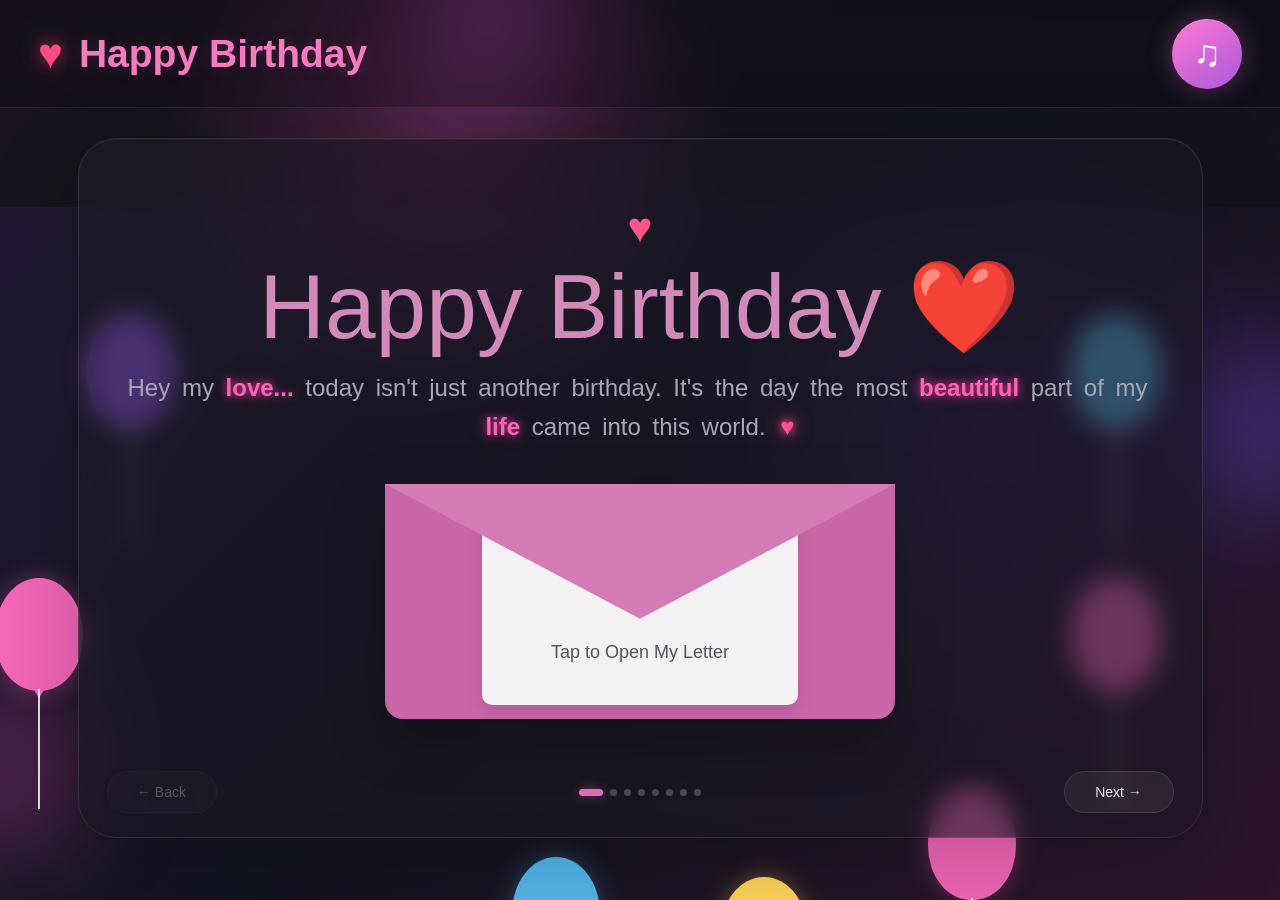
<file: index.html>
<!DOCTYPE html>
<html lang="en">

<head>
<meta charset="UTF-8">
<meta name="viewport" content="width=device-width, initial-scale=1.0">

<title>Happy Birthday ❤️</title>

<link rel="stylesheet" href="css/style.css">

<style>

/* =========================================================
   PAGE 1 SUBTITLE WORD ANIMATION
   Only affects the birthday message
========================================================= */

.subtitle {
    text-align: center;
    line-height: 1.6;
}

/* Each word */

.subtitle .animated-word {
    display: inline-block;

    opacity: 0;

    transform:
        translateY(15px)
        scale(0.96);

    filter: blur(5px);

    margin-right: 5px;

    animation:
        subtitleWordReveal
        0.55s
        cubic-bezier(0.22, 1, 0.36, 1)
        forwards;
}


/* Romantic words */

.subtitle .animated-word.highlight {
    color: #ff63b3;

    font-weight: 600;

    text-shadow:
        0 0 8px rgba(255, 70, 175, 0.8),
        0 0 18px rgba(255, 70, 175, 0.4);
}


/* Final heart */

.subtitle .animated-heart {
    display: inline-block;

    opacity: 0;

    transform: scale(0.5);

    color: #ff4f91;

    font-size: 24px;

    margin-left: 3px;

    text-shadow:
        0 0 8px #ff4f91,
        0 0 20px #ff4f91;

    animation:
        heartAppear
        0.6s
        ease-out
        forwards,
        heartPulse
        1.5s
        ease-in-out
        1s
        infinite;
}


/* Word entrance */

@keyframes subtitleWordReveal {

    0% {
        opacity: 0;

        transform:
            translateY(15px)
            scale(0.96);

        filter: blur(5px);
    }

    60% {
        opacity: 1;

        transform:
            translateY(-2px)
            scale(1.03);

        filter: blur(0);
    }

    100% {
        opacity: 1;

        transform:
            translateY(0)
            scale(1);

        filter: blur(0);
    }
}


/* Heart entrance */

@keyframes heartAppear {

    0% {
        opacity: 0;

        transform:
            scale(0.3);
    }

    70% {
        opacity: 1;

        transform:
            scale(1.3);
    }

    100% {
        opacity: 1;

        transform:
            scale(1);
    }
}


/* Heart pulse */

@keyframes heartPulse {

    0%,
    100% {
        transform: scale(1);
    }

    50% {
        transform: scale(1.25);
    }
}


/* Blinking cursor */

.subtitle .typing-cursor {
    display: inline-block;

    width: 2px;

    height: 22px;

    margin-left: 4px;

    vertical-align: middle;

    background: #ff63b3;

    box-shadow:
        0 0 8px #ff63b3;

    animation:
        cursorBlink
        0.8s
        infinite;
}

@keyframes cursorBlink {

    0%,
    45% {
        opacity: 1;
    }

    46%,
    100% {
        opacity: 0;
    }
}


/* Mobile */

@media (max-width: 600px) {

    .subtitle .animated-word {
        margin-right: 3px;
    }

}

</style>

</head>


<body>


<div class="page-bg"></div>


<div class="glow g1"></div>
<div class="glow g2"></div>
<div class="glow g3"></div>


<header class="topbar">


    <div class="brand">

        <span class="brand-heart">♥</span>

        <span>
            Happy Birthday
        </span>

    </div>


    <button
        class="music-btn"
        id="musicBtn">

        <span id="musicIcon">
            ♫
        </span>

    </button>


</header>


<main class="main">

<section class="card">
    <div class="center">
        <div class="content">
            <span class="heart">
                ♥
            </span>
            <h1 class="title">
                Happy Birthday ❤️
            </h1>

            <!-- =================================================
                 ANIMATED BIRTHDAY MESSAGE
            ================================================== -->

            <p
                class="subtitle"
                id="birthdaySubtitle">
            </p>


            <!-- =================================================
                 ENVELOPE
            ================================================== -->

            <div
                class="envelope"
                data-next="page2.html">

                <div class="env-back"></div>

                <div class="env-paper">

                    Tap to Open My Letter

                </div>

                <div class="env-flap"></div>

                <div class="env-front"></div>

            </div>


        </div>


    </div>


    <!-- =====================================================
         NAVIGATION
    ====================================================== -->

    <nav class="nav">


        <a
            href="#"
            style="opacity:.3;pointer-events:none">

            ← Back

        </a>


        <div class="dots">

            <i class="active"></i>

            <i></i>

            <i></i>

            <i></i>

            <i></i>

            <i></i>

            <i></i>

            <i></i>

        </div>


        <a href="page2.html">

            Next →

        </a>


    </nav>


</section>


</main>


<!-- =========================================================
     LEFT BALLOONS
========================================================= -->

<div class="balloons left">

    <span class="balloon purple"></span>

    <span class="balloon pink"></span>

</div>


<!-- =========================================================
     RIGHT BALLOONS
========================================================= -->

<div class="balloons right">

    <span class="balloon blue"></span>

    <span class="balloon pink"></span>

</div>


<!-- =========================================================
     BOTTOM BALLOONS
========================================================= -->

<div class="bottom">

    <span class="balloon blue"></span>

    <span class="balloon yellow"></span>

    <span class="balloon pink"></span>

</div>


<!-- =========================================================
     MUSIC
========================================================= -->

<audio
    id="music"
    loop>

    <source
        src="music/birthday.mp3"
        type="audio/mpeg">

</audio>


<!-- =========================================================
     EXISTING JAVASCRIPT
========================================================= -->

<script src="js/script.js"></script>


<!-- =========================================================
     PAGE 1 TEXT ANIMATION
========================================================= -->

<script>

/* =========================================================
   MESSAGE
========================================================= */

const birthdayMessage =
    "Hey my love... today isn't just another birthday. It's the day the most beautiful part of my life came into this world.";


/* =========================================================
   WORDS THAT SHOULD GLOW PINK
========================================================= */

const highlightedWords = [

    "love",

    "beautiful",

    "life"

];


/* =========================================================
   FIND SUBTITLE
========================================================= */

const subtitle =
    document.getElementById(
        "birthdaySubtitle"
    );


/* =========================================================
   CHECK IF WORD SHOULD BE HIGHLIGHTED
========================================================= */

function shouldHighlight(word) {

    const cleanWord =
        word
            .toLowerCase()
            .replace(
                /[^a-zA-ZÀ-ÿ'-]/g,
                ""
            );

    return highlightedWords.includes(
        cleanWord
    );
}


/* =========================================================
   ANIMATE MESSAGE
========================================================= */

function animateBirthdayMessage() {

    /*
       Clear existing text
    */

    subtitle.innerHTML = "";


    /*
       Split message into words
    */

    const words =
        birthdayMessage.split(" ");


    /*
       Delay between words

       100 = fast
       130 = normal
       160 = romantic
       200 = slow
    */

    const wordDelay = 140;


    /*
       Create each word
    */

    words.forEach(
        (word, index) => {

            const span =
                document.createElement(
                    "span"
                );


            span.classList.add(
                "animated-word"
            );


            span.textContent =
                word;


            /*
               Highlight romantic words
            */

            if (
                shouldHighlight(word)
            ) {

                span.classList.add(
                    "highlight"
                );

            }


            /*
               Each word appears
               after the previous one
            */

            span.style.animationDelay =
                `${index * wordDelay}ms`;


            subtitle.appendChild(
                span
            );


            /*
               Add space
            */

            subtitle.appendChild(
                document.createTextNode(" ")
            );

        }
    );


    /*
       Add final heart after
       all words
    */

    const heart =
        document.createElement(
            "span"
        );


    heart.classList.add(
        "animated-heart"
    );


    heart.textContent =
        "♥";


    heart.style.animationDelay =
        `${words.length * wordDelay}ms, ${words.length * wordDelay + 600}ms`;


    subtitle.appendChild(
        heart
    );

}


/* =========================================================
   START ANIMATION
========================================================= */

window.addEventListener(
    "load",
    () => {

        /*
           Small delay before
           animation begins.
        */

        setTimeout(
            () => {

                animateBirthdayMessage();

            },
            600
        );

    }
);

</script>


</body>

</html>
</file>
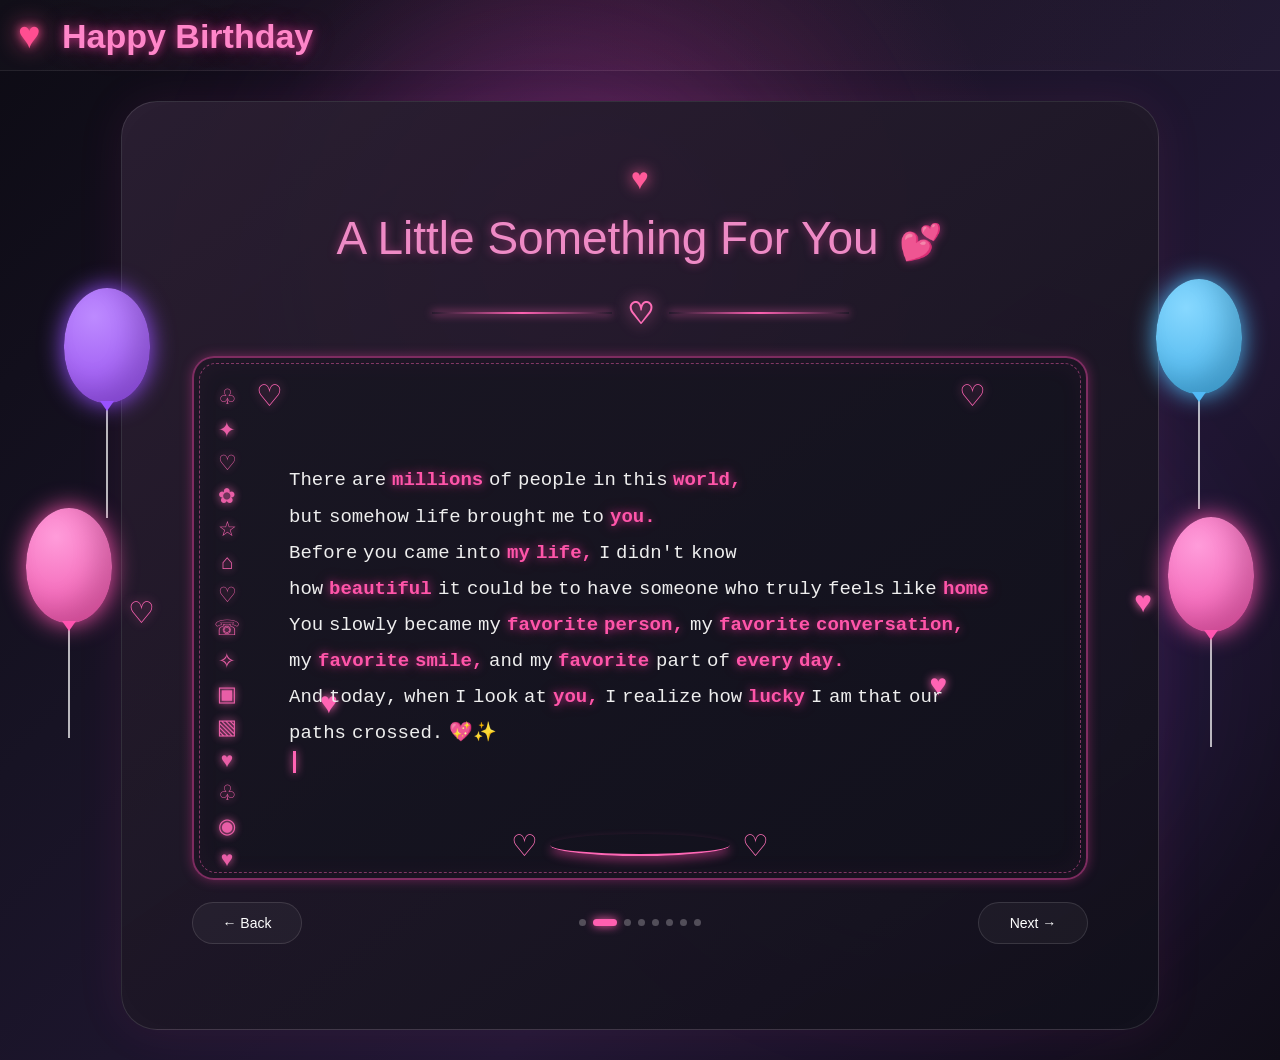
<file: page2.html>
<!DOCTYPE html>
<html lang="en">
<head>
    <meta charset="UTF-8">
    <meta name="viewport" content="width=device-width, initial-scale=1.0">

    <title>A Little Something For You ❤️</title>

    <link rel="stylesheet" href="css/page2.css">
</head>

<body>

    <!-- ================= HEADER ================= -->

    <header class="top-header">
        <div class="birthday-title">
            <span class="header-heart">♥</span>
            Happy Birthday
        </div>
    </header>


    <!-- ================= BACKGROUND ================= -->

    <div class="background-glow glow-one"></div>
    <div class="background-glow glow-two"></div>


    <!-- ================= BALLOONS ================= -->

    <div class="balloon balloon-purple balloon-left-top">
        <div class="balloon-body"></div>
        <div class="balloon-string"></div>
    </div>

    <div class="balloon balloon-pink balloon-left-bottom">
        <div class="balloon-body"></div>
        <div class="balloon-string"></div>
    </div>

    <div class="balloon balloon-blue balloon-right-top">
        <div class="balloon-body"></div>
        <div class="balloon-string"></div>
    </div>

    <div class="balloon balloon-pink balloon-right-bottom">
        <div class="balloon-body"></div>
        <div class="balloon-string"></div>
    </div>


    <!-- ================= FLOATING HEARTS ================= -->

    <div class="floating-heart heart-1">♡</div>
    <div class="floating-heart heart-2">♥</div>
    <div class="floating-heart heart-3">♡</div>
    <div class="floating-heart heart-4">♥</div>
    <div class="floating-heart heart-5">♡</div>
    <div class="floating-heart heart-6">♥</div>


    <!-- ================= MAIN CARD ================= -->

    <main class="main-card">
        <!-- Heading -->

        <div class="heading-area">

            <div class="heading-heart">
                ♥
            </div>

            <h1>
                A Little Something For You
                <span>💕</span>
            </h1>

            <div class="heading-decoration">
                <span></span>
                <b>♡</b>
                <span></span>
            </div>

        </div>


        <!-- ================= MESSAGE BOX ================= -->

        <section class="message-box">

            <!-- Decorative left icon -->

            <div class="message-decoration">

                <div>♧</div>
                <div>✦</div>
                <div>♡</div>
                <div>✿</div>
                <div>☆</div>
                <div>⌂</div>
                <div>♡</div>
                <div>☏</div>
                <div>✧</div>
                <div>▣</div>
                <div>▧</div>
                <div>♥</div>
                <div>♧</div>
                <div>◉</div>
                <div>♥</div>

            </div>


            <!-- Text -->

            <div class="message-content">

                <div id="messageText"></div>

                <span id="cursor" class="cursor"></span>

            </div>


            <!-- Decorative bottom -->

            <div class="message-bottom-decoration">

                <span>♡</span>

                <div class="curved-line"></div>

                <span>♡</span>

            </div>

        </section>


        <!-- ================= NAVIGATION ================= -->

        <div class="navigation">

            <button
                class="nav-button"
                onclick="previousPage()">

                ← Back

            </button>


            <!-- Pagination -->

            <div class="pagination">

                <span></span>

                <span class="active"></span>

                <span></span>
                <span></span>
                <span></span>
                <span></span>
                <span></span>
                <span></span>

            </div>


            <button
                class="nav-button"
                onclick="nextPage()">

                Next →

            </button>

        </div>

    </main>


    <script src="js/page2.js"></script>

</body>
</html>
</file>
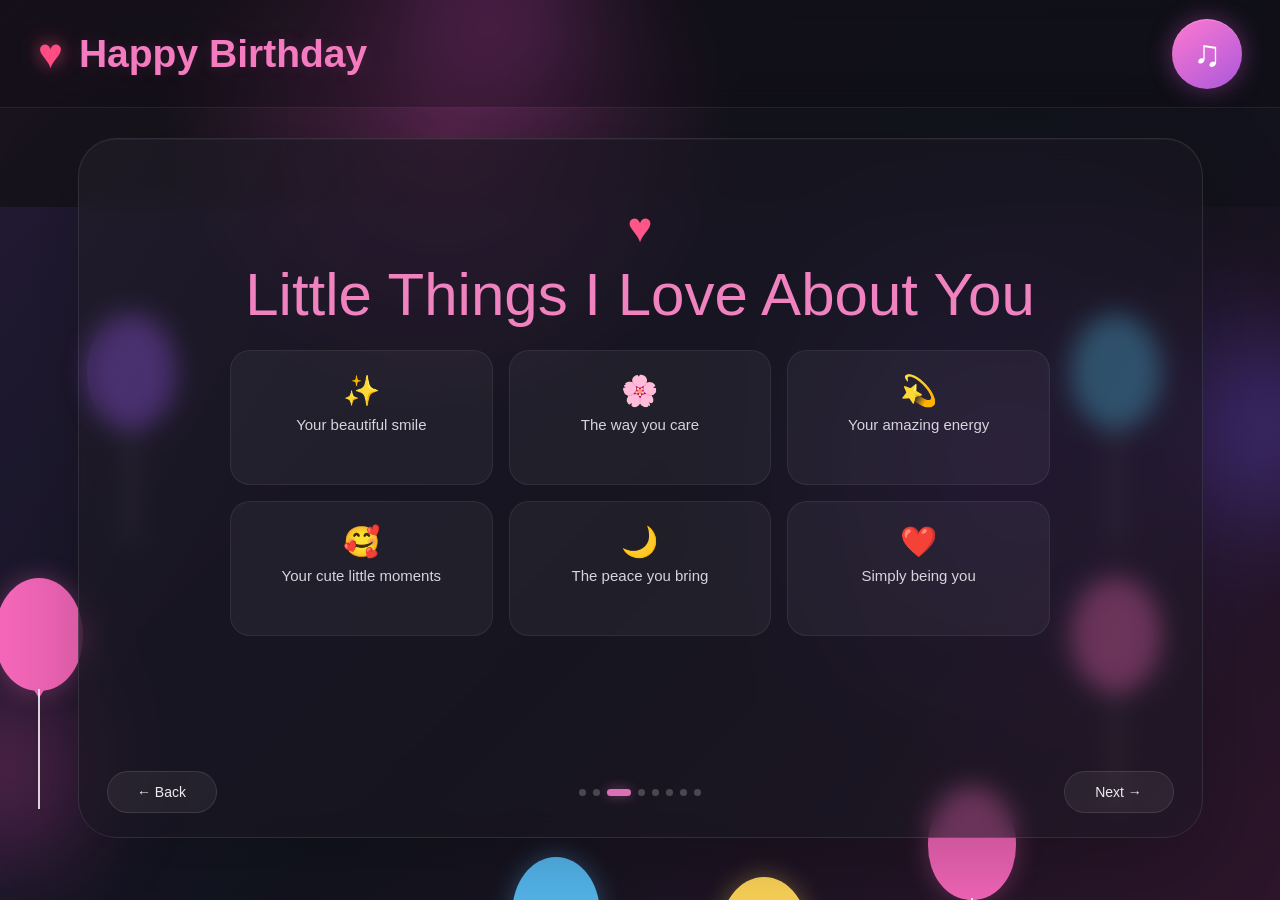
<file: page3.html>
<!DOCTYPE html>
<html lang="en">
<head>
<meta charset="UTF-8">
<meta name="viewport" content="width=device-width, initial-scale=1.0">
<title>Little Things I Love About You ❤️</title>
<link rel="stylesheet" href="css/style.css">
</head>

<body>

<div class="page-bg"></div>

<div class="glow g1"></div>
<div class="glow g2"></div>
<div class="glow g3"></div>

<header class="topbar">

    <div class="brand">
        <span class="brand-heart">♥</span>
        <span>Happy Birthday</span>
    </div>

    <button class="music-btn" id="musicBtn">
        <span id="musicIcon">♫</span>
    </button>

</header>

<main class="main">

<section class="card">

    <div class="center">

        <div class="content">

            <span class="heart">♥</span>

            <h2 class="small-title">
                Little Things I Love About You
            </h2>

            <div class="grid">

                <div class="box">
                    <span class="icon">✨</span>
                    <span>Your beautiful smile</span>
                </div>

                <div class="box">
                    <span class="icon">🌸</span>
                    <span>The way you care</span>
                </div>

                <div class="box">
                    <span class="icon">💫</span>
                    <span>Your amazing energy</span>
                </div>

                <div class="box">
                    <span class="icon">🥰</span>
                    <span>Your cute little moments</span>
                </div>

                <div class="box">
                    <span class="icon">🌙</span>
                    <span>The peace you bring</span>
                </div>

                <div class="box">
                    <span class="icon">❤️</span>
                    <span>Simply being you</span>
                </div>

            </div>

        </div>

    </div>

    <nav class="nav">

        <a href="page2.html">
            ← Back
        </a>

        <div class="dots">
            <i></i>
            <i></i>
            <i class="active"></i>
            <i></i>
            <i></i>
            <i></i>
            <i></i>
            <i></i>
        </div>

        <a href="page4.html">
            Next →
        </a>

    </nav>

</section>

</main>

<div class="balloons left">
    <span class="balloon purple"></span>
    <span class="balloon pink"></span>
</div>

<div class="balloons right">
    <span class="balloon blue"></span>
    <span class="balloon pink"></span>
</div>

<div class="bottom">
    <span class="balloon blue"></span>
    <span class="balloon yellow"></span>
    <span class="balloon pink"></span>
</div>

<audio id="music" loop>
    <source src="music/birthday.mp3" type="audio/mpeg">
</audio>

<script src="js/script.js"></script>

</body>
</html>
</file>
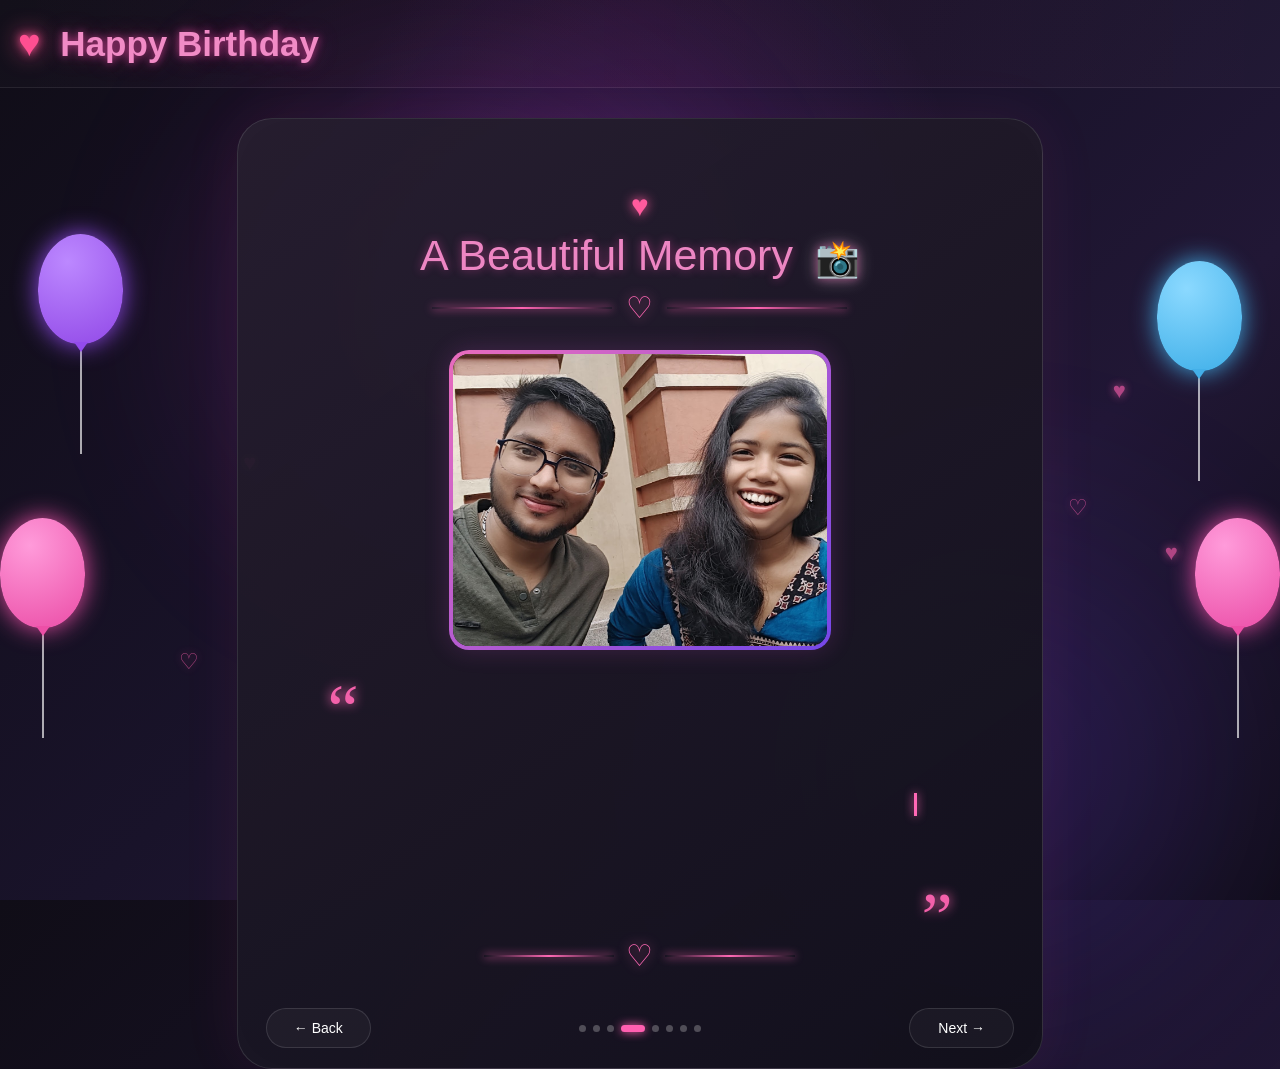
<file: page4.html>
<!DOCTYPE html>
<html lang="en">
<head>
<meta charset="UTF-8">
<meta name="viewport" content="width=device-width, initial-scale=1.0">

<title>A Beautiful Memory ❤️</title>

<style>

/* =========================================================
   RESET
========================================================= */

* {
    margin: 0;
    padding: 0;
    box-sizing: border-box;
}

html,
body {
    width: 100%;
    height: 100%;
}

body {
    overflow-x: hidden;
    overflow-y: auto;

    font-family:
        Arial,
        Helvetica,
        sans-serif;

    color: white;

    background:
        radial-gradient(
            circle at 50% 25%,
            rgba(196, 70, 255, 0.18),
            transparent 35%
        ),
        linear-gradient(
            135deg,
            #100d17 0%,
            #19132a 45%,
            #211735 70%,
            #100d18 100%
        );
}


/* =========================================================
   TOP HEADER
========================================================= */

.top-header {
    height: 88px;

    display: flex;
    align-items: center;

    padding-left: 18px;

    border-bottom:
        1px solid rgba(255,255,255,0.08);

    background:
        linear-gradient(
            90deg,
            rgba(255,255,255,0.015),
            rgba(255,70,180,0.05),
            rgba(255,255,255,0.015)
        );

    position: relative;

    z-index: 20;
}

.birthday-title {
    font-size: 35px;

    font-weight: 700;

    color: #f18bc6;

    text-shadow:
        0 0 8px rgba(255,77,175,0.7),
        0 0 25px rgba(255,77,175,0.3);
}

.birthday-heart {
    color: #ff4f91;

    font-size: 38px;

    margin-right: 10px;

    display: inline-block;

    animation:
        heartbeat 1.6s infinite;

    text-shadow:
        0 0 10px #ff4f91,
        0 0 25px #ff4f91;
}


/* =========================================================
   BACKGROUND GLOW
========================================================= */

.glow {
    position: fixed;

    width: 450px;
    height: 450px;

    border-radius: 50%;

    filter: blur(110px);

    opacity: 0.16;

    pointer-events: none;
}

.glow-one {
    left: 18%;
    top: 10%;

    background: #db45ff;
}

.glow-two {
    right: 5%;
    bottom: -10%;

    background: #7446ff;
}


/* =========================================================
   MAIN CARD
========================================================= */

.main-card {

    position: relative;

    width: 63%;

    max-width: 1100px;

    /*
       Content-driven height.
       The card grows when the image/text needs more space.
       It is NOT locked to the browser viewport height.
    */
    height: auto;

    min-height: 700px;

    margin:
        30px auto;

    /*
       Extra bottom space keeps the navigation inside the card
       without overlapping the content.
    */
    padding:
        70px 55px 95px;

    border-radius: 35px;

    background:
        linear-gradient(
            145deg,
            rgba(38,30,47,0.96),
            rgba(17,16,27,0.97)
        );

    border:
        1px solid rgba(255,255,255,0.12);

    box-shadow:
        0 0 60px
        rgba(255,60,175,0.08),

        inset 0 0 50px
        rgba(255,255,255,0.015);

    overflow: visible;

    z-index: 5;
}


/* =========================================================
   PAGE NUMBER
========================================================= */

.page-number {

    position: absolute;

    right: 30px;
    top: 20px;

    font-size: 14px;

    color:
        rgba(255,255,255,0.42);
}


/* =========================================================
   TITLE
========================================================= */

.title-area {

    text-align: center;

    margin-bottom: 25px;
}

.title-heart {

    font-size: 30px;

    color: #ff5b9d;

    margin-bottom: 8px;

    display: inline-block;

    animation:
        heartbeat 1.8s infinite;

    text-shadow:
        0 0 12px #ff5b9d;
}

.title {

    font-size: 43px;

    font-weight: 500;

    color: #ed86c3;

    text-shadow:
        0 0 10px
        rgba(255,80,180,0.45);
}

.camera {

    font-size: 36px;

    margin-left: 10px;

    vertical-align: middle;

    filter:
        drop-shadow(
            0 0 8px
            rgba(255,255,255,0.35)
        );
}


/* =========================================================
   TITLE DECORATION
========================================================= */

.title-decoration {

    margin:
        10px auto 0;

    display: flex;

    align-items: center;

    justify-content: center;

    gap: 14px;
}

.title-decoration .line {

    width: 180px;

    height: 2px;

    background:
        linear-gradient(
            90deg,
            transparent,
            #ff64b2,
            transparent
        );

    box-shadow:
        0 0 8px #ff64b2;
}

.title-decoration .heart {

    color: #ff68b4;

    font-size: 30px;

    text-shadow:
        0 0 12px #ff68b4;
}


/* =========================================================
   MEMORY IMAGE BOX
========================================================= */

.memory-box {

    width: 55%;

    /*
       Fixed image height, but the OUTER card remains
       content-driven. The image will scale inside this box.
    */
    height: 300px;

    margin:
        25px auto 25px;

    border-radius: 20px;

    border:
        4px solid transparent;

    background:
        linear-gradient(
            #171521,
            #171521
        ) padding-box,

        linear-gradient(
            135deg,
            #e96cbd,
            #7547e8
        ) border-box;

    box-shadow:
        0 0 25px
        rgba(211,85,205,0.2);

    position: relative;

    overflow: hidden;
}


/*
   Replace this with your actual image
*/

.memory-box img {

    width: 100%;
    height: 100%;

    object-fit: cover;

    display: block;

    opacity: 1;

    transition:
        opacity 1s ease;
}

.memory-box img.loaded {
    opacity: 1;
}


/* Placeholder */

.memory-placeholder {

    position: absolute;

    inset: 0;

    display: flex;

    justify-content: center;

    align-items: center;

    color:
        rgba(255,255,255,0.45);

    font-size: 16px;

    letter-spacing: 1px;
}


/* =========================================================
   QUOTE BOX
========================================================= */

.quote-area {

    position: relative;

    width: 90%;

    margin:
        0 auto;

    min-height: 145px;

    display: flex;

    align-items: center;

    justify-content: center;

    padding:
        15px 35px;
}


/* Quote marks */

.quote-mark {

    position: absolute;

    font-family:
        Georgia,
        serif;

    font-size: 70px;

    color: #ff65b2;

    opacity: 0.95;

    text-shadow:
        0 0 12px #ff65b2;
}

.quote-left {

    left: 0;

    top: -5px;
}

.quote-right {

    right: 0;

    bottom: -25px;
}


/* =========================================================
   ANIMATED TEXT
========================================================= */

#animatedText {

    width: 100%;

    text-align: center;

    font-family:
        "Courier New",
        monospace;

    font-size: 19px;

    line-height: 2;

    color: #eeeeee;

    min-height: 100px;
}


/*
   Every word starts invisible.
*/

.word {

    display: inline-block;

    opacity: 0;

    transform:
        translateY(18px)
        scale(0.94);

    filter: blur(5px);

    margin-right: 7px;

    animation:
        wordReveal
        0.55s
        cubic-bezier(
            0.22,
            1,
            0.36,
            1
        )
        forwards;
}


/*
   Important romantic words
*/

.word.highlight {

    color: #ff58ad;

    font-weight: 600;

    text-shadow:
        0 0 8px
        rgba(255,65,170,0.7),

        0 0 18px
        rgba(255,65,170,0.35);
}


/* Cursor */

.typing-cursor {

    display: inline-block;

    width: 3px;

    height: 23px;

    margin-left: 3px;

    vertical-align: middle;

    background: #ff68b5;

    box-shadow:
        0 0 10px #ff68b5;

    animation:
        cursorBlink
        0.8s
        infinite;
}


/* =========================================================
   BOTTOM DECORATION
========================================================= */

.bottom-decoration {

    display: flex;

    align-items: center;

    justify-content: center;

    gap: 12px;

    margin-top: 5px;

    color: #ff69b5;
}

.bottom-decoration .line {

    width: 130px;

    height: 2px;

    background:
        linear-gradient(
            90deg,
            transparent,
            #ff69b5,
            transparent
        );

    box-shadow:
        0 0 8px #ff69b5;
}

.bottom-decoration .heart {

    font-size: 30px;

    text-shadow:
        0 0 12px #ff69b5;
}


/* =========================================================
   NAVIGATION
========================================================= */

.navigation {

    position: absolute;

    bottom: 20px;

    left: 28px;
    right: 28px;

    display: flex;

    justify-content: space-between;

    align-items: center;
}

.nav-button {

    padding:
        11px 23px;

    min-width: 105px;

    border-radius: 25px;

    background:
        rgba(255,255,255,0.035);

    border:
        1px solid
        rgba(255,255,255,0.12);

    color: white;

    font-size: 14px;

    cursor: pointer;

    transition:
        0.3s ease;
}

.nav-button:hover {

    transform:
        translateY(-3px);

    border-color:
        #ff64b3;

    background:
        rgba(255,75,170,0.1);

    box-shadow:
        0 0 20px
        rgba(255,75,170,0.25);
}


/* =========================================================
   PAGINATION
========================================================= */

.pagination {

    display: flex;

    gap: 7px;

    align-items: center;
}

.pagination span {

    width: 7px;
    height: 7px;

    border-radius: 50%;

    background:
        rgba(255,255,255,0.25);
}

.pagination span.active {

    width: 24px;

    border-radius: 10px;

    background:
        #ff5fb0;

    box-shadow:
        0 0 10px #ff5fb0;
}


/* =========================================================
   BALLOONS
========================================================= */

.balloon {

    position: fixed;

    z-index: 2;

    animation:
        balloonFloat
        4s
        ease-in-out
        infinite;

    pointer-events: none;
}

.balloon-body {

    width: 85px;

    height: 110px;

    border-radius:
        50% 50% 48% 48%;

    position: relative;
}

.balloon-body::after {

    content: "";

    position: absolute;

    bottom: -8px;

    left: 50%;

    transform:
        translateX(-50%);

    border-left:
        7px solid transparent;

    border-right:
        7px solid transparent;

    border-top:
        10px solid currentColor;
}

.balloon-string {

    width: 2px;

    height: 110px;

    margin: auto;

    background:
        rgba(255,255,255,0.65);
}


/* Purple */

.balloon-purple {
    color: #934bed;
}

.balloon-purple .balloon-body {

    background:
        radial-gradient(
            circle at 35% 25%,
            #bc88ff,
            #9148e7
        );

    box-shadow:
        0 0 25px #934bed;
}


/* Pink */

.balloon-pink {
    color: #ed4fa7;
}

.balloon-pink .balloon-body {

    background:
        radial-gradient(
            circle at 35% 25%,
            #ff9bda,
            #eb4ca6
        );

    box-shadow:
        0 0 25px #ed4fa7;
}


/* Blue */

.balloon-blue {
    color: #43afe8;
}

.balloon-blue .balloon-body {

    background:
        radial-gradient(
            circle at 35% 25%,
            #8bd9ff,
            #3daee8
        );

    box-shadow:
        0 0 25px #43afe8;
}


.balloon-left-top {

    left: 3%;

    top: 26%;
}

.balloon-left-bottom {

    left: 0%;

    bottom: 18%;
}

.balloon-right-top {

    right: 3%;

    top: 29%;
}

.balloon-right-bottom {

    right: 0%;

    bottom: 18%;
}


/* =========================================================
   FLOATING HEARTS
========================================================= */

.floating-heart {

    position: fixed;

    z-index: 3;

    color: #ff60b0;

    font-size: 22px;

    opacity: 0.65;

    text-shadow:
        0 0 10px #ff60b0;

    animation:
        floatHeart
        4s
        ease-in-out
        infinite;
}

.heart1 {
    right: 12%;
    top: 42%;
}

.heart2 {
    right: 15%;
    top: 55%;

    animation-delay: 1s;
}

.heart3 {
    right: 8%;
    top: 60%;

    animation-delay: 2s;
}

.heart4 {
    left: 14%;
    bottom: 25%;

    animation-delay: 1.5s;
}

.heart5 {
    left: 19%;
    top: 50%;

    animation-delay: 0.5s;
}


/* =========================================================
   ANIMATIONS
========================================================= */

@keyframes wordReveal {

    0% {

        opacity: 0;

        transform:
            translateY(18px)
            scale(0.94);

        filter:
            blur(5px);
    }

    60% {

        opacity: 1;

        transform:
            translateY(-2px)
            scale(1.02);

        filter:
            blur(0);
    }

    100% {

        opacity: 1;

        transform:
            translateY(0)
            scale(1);

        filter:
            blur(0);
    }
}


@keyframes cursorBlink {

    0%,
    45% {
        opacity: 1;
    }

    46%,
    100% {
        opacity: 0;
    }
}


@keyframes heartbeat {

    0%,
    100% {
        transform:
            scale(1);
    }

    50% {
        transform:
            scale(1.17);
    }
}


@keyframes balloonFloat {

    0%,
    100% {

        transform:
            translateY(0)
            rotate(-2deg);
    }

    50% {

        transform:
            translateY(-20px)
            rotate(3deg);
    }
}


@keyframes floatHeart {

    0%,
    100% {

        transform:
            translateY(0)
            scale(1);

        opacity: 0.45;
    }

    50% {

        transform:
            translateY(-25px)
            scale(1.15);

        opacity: 1;
    }
}


/* =========================================================
   RESPONSIVE
========================================================= */

@media (max-width: 1200px) {

    .main-card {

        width: 78%;
    }

    .memory-box {

        width: 60%;
    }
}


@media (max-width: 800px) {

    .main-card {

        width: 92%;

        padding:
            55px 25px 30px;
    }

    .title {

        font-size: 32px;
    }

    .memory-box {

        width: 80%;

        height: 240px;
    }

    #animatedText {

        font-size: 16px;
    }

    .balloon-body {

        width: 60px;

        height: 80px;
    }

    .balloon-string {

        height: 80px;
    }
}


@media (max-width: 550px) {

    html,
    body {
        width: 100%;
        min-height: 100%;
        height: auto;
        overflow-x: hidden;
        overflow-y: auto;
    }

    .birthday-title {

        font-size: 25px;
    }

    .birthday-heart {

        font-size: 28px;
    }

    .main-card {

        width: 96%;

        margin:
            15px auto 25px;

        /*
           IMPORTANT:
           Do not force the card to viewport height.
           It grows naturally when content requires it.
        */
        height: auto;

        min-height: 600px;

        padding:
            45px 15px 85px;
    }

    .title {

        font-size: 25px;
    }

    .camera {

        font-size: 25px;
    }

    .memory-box {

        width: 90%;

        height: 190px;
    }

    .quote-area {

        width: 100%;

        padding:
            10px 25px;
    }

    #animatedText {

        font-size: 14px;

        line-height: 1.8;
    }

    .quote-mark {

        font-size: 45px;
    }

    .navigation {

        left: 12px;
        right: 12px;
        bottom: 18px;
    }

    .nav-button {

        min-width: 80px;

        padding:
            9px 13px;
    }
}


/* =========================================================
   VERY SMALL / SHORT SCREENS
   ========================================================= */

@media (max-width: 380px) {

    .main-card {
        width: calc(100% - 12px);
        min-height: 560px;
        margin: 10px auto 20px;
        padding: 38px 10px 82px;
        border-radius: 24px;
    }

    .title {
        font-size: 22px;
        line-height: 1.2;
    }

    .title-heart {
        font-size: 22px;
    }

    .camera {
        font-size: 21px;
    }

    .memory-box {
        width: 94%;
        height: 170px;
        margin-top: 18px;
        margin-bottom: 18px;
    }

    .quote-area {
        width: 100%;
        min-height: 135px;
        padding: 10px 22px;
    }

    #animatedText {
        font-size: 12px;
        line-height: 1.65;
    }

    .quote-mark {
        font-size: 40px;
    }

    .navigation {
        left: 8px;
        right: 8px;
        bottom: 12px;
    }

    .nav-button {
        min-width: 68px;
        padding: 7px 9px;
        font-size: 11px;
    }

    .pagination {
        gap: 4px;
    }

    .pagination span {
        width: 5px;
        height: 5px;
    }

    .pagination span.active {
        width: 18px;
    }
}

</style>
</head>


<body>


<!-- =======================================================
     HEADER
======================================================== -->

<header class="top-header">

    <div class="birthday-title">

        <span class="birthday-heart">♥</span>

        Happy Birthday

    </div>

</header>



<!-- Background glow -->

<div class="glow glow-one"></div>

<div class="glow glow-two"></div>



<!-- =======================================================
     BALLOONS
======================================================== -->

<div class="balloon balloon-purple balloon-left-top">

    <div class="balloon-body"></div>

    <div class="balloon-string"></div>

</div>


<div class="balloon balloon-pink balloon-left-bottom">

    <div class="balloon-body"></div>

    <div class="balloon-string"></div>

</div>


<div class="balloon balloon-blue balloon-right-top">

    <div class="balloon-body"></div>

    <div class="balloon-string"></div>

</div>


<div class="balloon balloon-pink balloon-right-bottom">

    <div class="balloon-body"></div>

    <div class="balloon-string"></div>

</div>



<!-- =======================================================
     FLOATING HEARTS
======================================================== -->

<div class="floating-heart heart1">♥</div>

<div class="floating-heart heart2">♡</div>

<div class="floating-heart heart3">♥</div>

<div class="floating-heart heart4">♡</div>

<div class="floating-heart heart5">♥</div>



<!-- =======================================================
     MAIN CARD
======================================================== -->

<main class="main-card">

    <!-- ===================================================
         TITLE
    ==================================================== -->

    <div class="title-area">

        <div class="title-heart">

            ♥

        </div>


        <div class="title">

            A Beautiful Memory

            <span class="camera">📸</span>

        </div>


        <div class="title-decoration">

            <span class="line"></span>

            <span class="heart">♡</span>

            <span class="line"></span>

        </div>

    </div>



    <!-- ===================================================
         MEMORY IMAGE
    ==================================================== -->

    <div class="memory-box">

        <!--
            If you have an actual image, replace
            the src below.

            Example:

            <img src="images/photo1.jpg" 
                 alt="Birthday memory">

        -->

        <div class="memory-placeholder">
            <img src="images/photo1.jpg" alt="💗 Birthday memory 💗">
        </div>

    </div>



    <!-- ===================================================
         QUOTE
    ==================================================== -->

    <div class="quote-area">

        <div class="quote-mark quote-left">
            “
        </div>


        <div id="animatedText"></div>


        <span
            id="typingCursor"
            class="typing-cursor">
        </span>


        <div class="quote-mark quote-right">
            ”
        </div>

    </div>



    <!-- Bottom decoration -->

    <div class="bottom-decoration">

        <span class="line"></span>

        <span class="heart">
            ♡
        </span>

        <span class="line"></span>

    </div>



    <!-- ===================================================
         NAVIGATION
    ==================================================== -->

    <div class="navigation">


        <button
            class="nav-button"
            onclick="goBack()">

            ← Back

        </button>



        <div class="pagination">

            <span></span>

            <span></span>

            <span></span>

            <span class="active"></span>

            <span></span>

            <span></span>

            <span></span>

            <span></span>

        </div>



        <button
            class="nav-button"
            onclick="goNext()">

            Next →

        </button>


    </div>

</main>



<script>

/* =========================================================
   PAGE 4 MESSAGE
========================================================= */

const message = `
When I look back at our journey,
I don't remember just the big moments.
I remember the little things—
the conversations, the laughter,
the silly fights, and the moments
when simply being together felt enough. ❤️
`;



/* =========================================================
   WORDS TO HIGHLIGHT
========================================================= */

const highlightedWords = [

    "journey",

    "big moments",

    "little things",

    "conversations",

    "laughter",

    "silly fights",

    "moments",

    "together",

    "enough"

];



/* =========================================================
   SETTINGS
========================================================= */

/*
   Increase this number to make the
   animation slower.

   120 = fast
   160 = romantic
   200 = slow
*/

const WORD_DELAY = 150;


/*
   Delay between lines.
*/

const LINE_DELAY = 350;



/* =========================================================
   ELEMENTS
========================================================= */

const textContainer =
    document.getElementById(
        "animatedText"
    );

const cursor =
    document.getElementById(
        "typingCursor"
    );



/* =========================================================
   CHECK HIGHLIGHT
========================================================= */

function shouldHighlight(word) {

    const cleanWord =
        word
            .toLowerCase()
            .replace(
                /[^a-zA-ZÀ-ÿ'-]/g,
                ""
            );


    return highlightedWords.some(
        phrase => {

            const words =
                phrase
                    .toLowerCase()
                    .split(" ");

            return words.includes(
                cleanWord
            );

        }
    );
}



/* =========================================================
   CREATE WORD
========================================================= */

function createWord(
    word,
    delay
) {

    const span =
        document.createElement(
            "span"
        );


    span.classList.add(
        "word"
    );


    span.textContent =
        word;


    if (
        shouldHighlight(word)
    ) {

        span.classList.add(
            "highlight"
        );

    }


    span.style.animationDelay =
        `${delay}ms`;


    return span;
}



/* =========================================================
   START TEXT ANIMATION
========================================================= */

function startTextAnimation() {

    /*
       Clear previous animation
    */

    textContainer.innerHTML =
        "";


    cursor.style.display =
        "inline-block";


    /*
       Split message into lines
    */

    const lines =
        message
            .trim()
            .split("\n")
            .map(
                line => line.trim()
            )
            .filter(
                line => line.length > 0
            );


    let delay = 0;


    lines.forEach(
        (line, lineIndex) => {


            /*
               Create line
            */

            const lineElement =
                document.createElement(
                    "div"
                );


            /*
               Split into words
            */

            const words =
                line.split(" ");


            words.forEach(
                word => {


                    const wordElement =
                        createWord(
                            word,
                            delay
                        );


                    lineElement.appendChild(
                        wordElement
                    );


                    /*
                       Next word appears
                       after WORD_DELAY
                    */

                    delay += WORD_DELAY;

                }
            );


            textContainer.appendChild(
                lineElement
            );


            /*
               Pause slightly
               before next line
            */

            delay += LINE_DELAY;

        }
    );


    /*
       Keep cursor blinking after
       animation finishes.
    */

    setTimeout(
        () => {

            cursor.style.display =
                "inline-block";

        },
        delay + 500
    );

}



/* =========================================================
   START WHEN PAGE LOADS
========================================================= */

window.addEventListener(
    "load",
    () => {

        /*
           Small delay before starting
           makes page feel smoother.
        */

        setTimeout(
            startTextAnimation,
            700
        );

    }
);



/* =========================================================
   RESTART IF PAGE BECOMES VISIBLE
========================================================= */

document.addEventListener(
    "visibilitychange",
    () => {

        if (
            document.visibilityState ===
            "visible"
        ) {

            startTextAnimation();

        }

    }
);



/* =========================================================
   NAVIGATION
========================================================= */

function goBack() {

    /*
       Change this to your
       actual Page 3 filename.
    */

    window.location.href =
        "page3.html";

}


function goNext() {

    /*
       Change this to your
       actual Page 5 filename.
    */

    window.location.href =
        "page5.html";

}

</script>


</body>
</html>
</file>
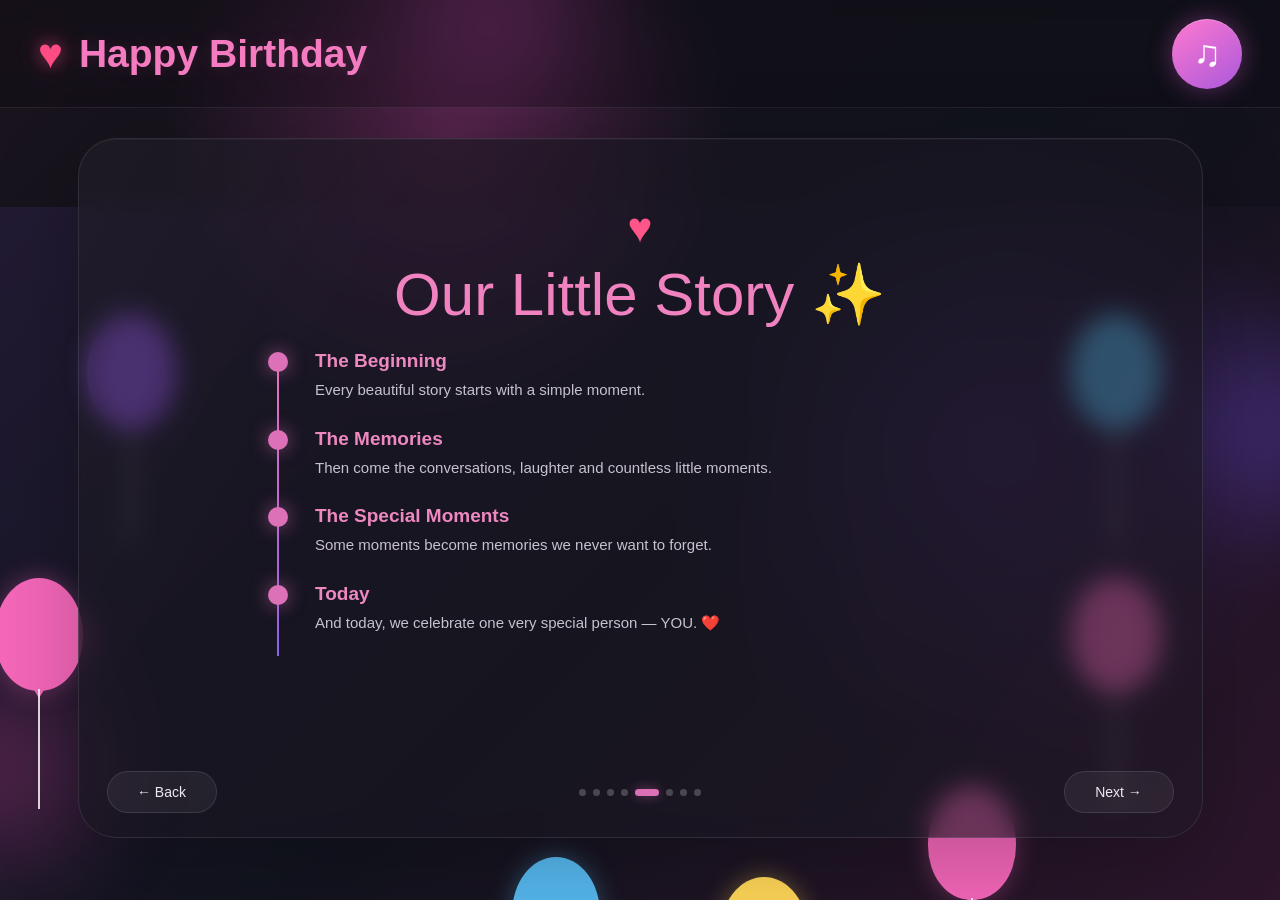
<file: page5.html>
<!DOCTYPE html>
<html lang="en">
<head>
<meta charset="UTF-8">
<meta name="viewport" content="width=device-width, initial-scale=1.0">
<title>Our Little Story ❤️</title>
<link rel="stylesheet" href="css/style.css">
</head>

<body>

<div class="page-bg"></div>

<div class="glow g1"></div>
<div class="glow g2"></div>
<div class="glow g3"></div>

<header class="topbar">

    <div class="brand">
        <span class="brand-heart">♥</span>
        <span>Happy Birthday</span>
    </div>

    <button class="music-btn" id="musicBtn">
        <span id="musicIcon">♫</span>
    </button>

</header>

<main class="main">

<section class="card">

    <div class="center">

        <div class="content">

            <span class="heart">♥</span>

            <h2 class="small-title">
                Our Little Story ✨
            </h2>

            <div class="timeline">

                <div class="item">
                    <span class="dot"></span>

                    <h4>
                        The Beginning
                    </h4>

                    <p>
                        Every beautiful story starts
                        with a simple moment.
                    </p>
                </div>

                <div class="item">
                    <span class="dot"></span>

                    <h4>
                        The Memories
                    </h4>

                    <p>
                        Then come the conversations,
                        laughter and countless little moments.
                    </p>
                </div>

                <div class="item">
                    <span class="dot"></span>

                    <h4>
                        The Special Moments
                    </h4>

                    <p>
                        Some moments become memories
                        we never want to forget.
                    </p>
                </div>

                <div class="item">
                    <span class="dot"></span>

                    <h4>
                        Today
                    </h4>

                    <p>
                        And today, we celebrate one
                        very special person — YOU. ❤️
                    </p>
                </div>

            </div>

        </div>

    </div>

    <nav class="nav">

        <a href="page4.html">
            ← Back
        </a>

        <div class="dots">
            <i></i>
            <i></i>
            <i></i>
            <i></i>
            <i class="active"></i>
            <i></i>
            <i></i>
            <i></i>
        </div>

        <a href="page6.html">
            Next →
        </a>

    </nav>

</section>

</main>

<div class="balloons left">
    <span class="balloon purple"></span>
    <span class="balloon pink"></span>
</div>

<div class="balloons right">
    <span class="balloon blue"></span>
    <span class="balloon pink"></span>
</div>

<div class="bottom">
    <span class="balloon blue"></span>
    <span class="balloon yellow"></span>
    <span class="balloon pink"></span>
</div>

<audio id="music" loop>
    <source src="music/birthday.mp3" type="audio/mpeg">
</audio>

<script src="js/script.js"></script>

</body>
</html>
</file>
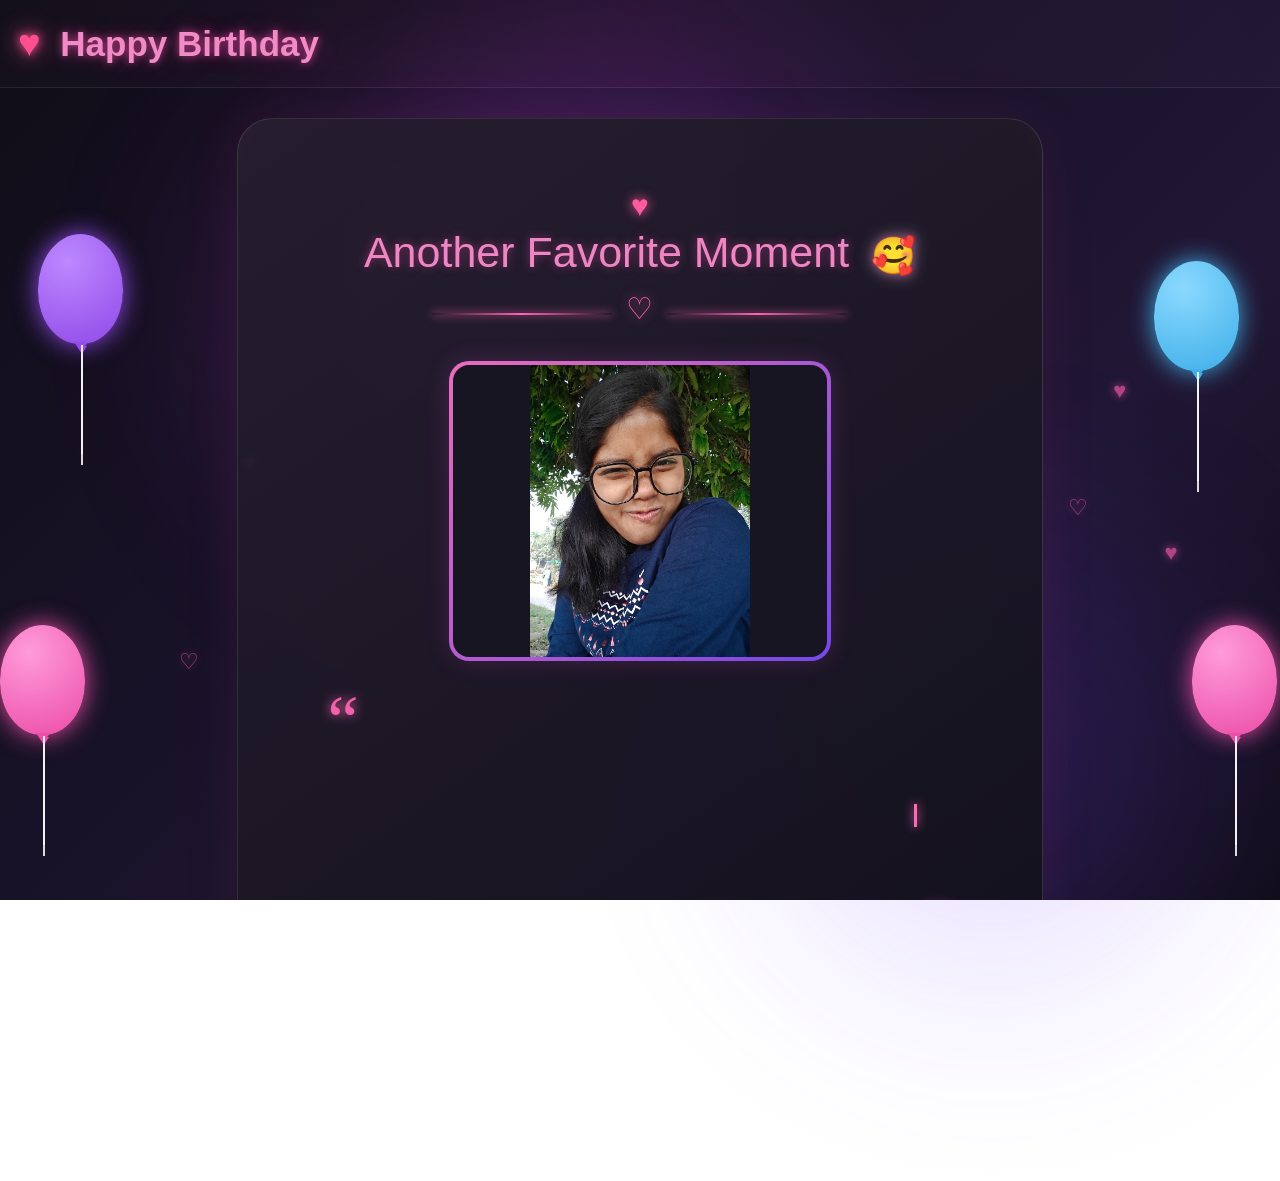
<file: page6.html>
<!DOCTYPE html>
<html lang="en">
<head>
<meta charset="UTF-8">
<meta name="viewport" content="width=device-width, initial-scale=1.0">
<link rel="stylesheet" href="css/style.css">

<title>A Beautiful Memory ❤️</title>

<style>

/* =========================================================
   RESET
========================================================= */

* {
    margin: 0;
    padding: 0;
    box-sizing: border-box;
}

html,
body {
    width: 100%;
    height: 100%;
}

body {
    overflow-x: hidden;
    overflow-y: auto;

    font-family:
        Arial,
        Helvetica,
        sans-serif;

    color: white;

    background:
        radial-gradient(
            circle at 50% 25%,
            rgba(196, 70, 255, 0.18),
            transparent 35%
        ),
        linear-gradient(
            135deg,
            #100d17 0%,
            #19132a 45%,
            #211735 70%,
            #100d18 100%
        );
}


/* =========================================================
   TOP HEADER
========================================================= */

.top-header {
    height: 88px;

    display: flex;
    align-items: center;

    padding-left: 18px;

    border-bottom:
        1px solid rgba(255,255,255,0.08);

    background:
        linear-gradient(
            90deg,
            rgba(255,255,255,0.015),
            rgba(255,70,180,0.05),
            rgba(255,255,255,0.015)
        );

    position: relative;

    z-index: 20;
}

.birthday-title {
    font-size: 35px;

    font-weight: 700;

    color: #f18bc6;

    text-shadow:
        0 0 8px rgba(255,77,175,0.7),
        0 0 25px rgba(255,77,175,0.3);
}

.birthday-heart {
    color: #ff4f91;

    font-size: 38px;

    margin-right: 10px;

    display: inline-block;

    animation:
        heartbeat 1.6s infinite;

    text-shadow:
        0 0 10px #ff4f91,
        0 0 25px #ff4f91;
}


/* =========================================================
   BACKGROUND GLOW
========================================================= */

.glow {
    position: fixed;

    width: 450px;
    height: 450px;

    border-radius: 50%;

    filter: blur(110px);

    opacity: 0.16;

    pointer-events: none;
}

.glow-one {
    left: 18%;
    top: 10%;

    background: #db45ff;
}

.glow-two {
    right: 5%;
    bottom: -10%;

    background: #7446ff;
}


/* =========================================================
   MAIN CARD
========================================================= */

.main-card {

    position: relative;

    width: 63%;

    max-width: 1100px;

    /*
       Content-responsive container.
       It has a comfortable minimum height, but grows
       naturally when the content needs more space.
    */
    height: auto;

    min-height: 700px;

    margin:
        30px auto 35px;

    /*
       Extra bottom space keeps Back/Next inside the
       container without overlapping the content.
    */
    padding:
        70px 55px 95px;

    border-radius: 35px;

    background:
        linear-gradient(
            145deg,
            rgba(38,30,47,0.96),
            rgba(17,16,27,0.97)
        );

    border:
        1px solid rgba(255,255,255,0.12);

    box-shadow:
        0 0 60px
        rgba(255,60,175,0.08),

        inset 0 0 50px
        rgba(255,255,255,0.015);

    overflow: visible;

    z-index: 5;
}


/* =========================================================
   PAGE NUMBER
========================================================= */

.page-number {

    position: absolute;

    right: 30px;
    top: 20px;

    font-size: 14px;

    color:
        rgba(255,255,255,0.42);
}


/* =========================================================
   TITLE
========================================================= */

.title-area {

    text-align: center;

    margin-bottom: 25px;
}

.title-heart {

    font-size: 30px;

    color: #ff5b9d;

    margin-bottom: 8px;

    display: inline-block;

    animation:
        heartbeat 1.8s infinite;

    text-shadow:
        0 0 12px #ff5b9d;
}

.title {

    font-size: 43px;

    font-weight: 500;

    color: #ed86c3;

    text-shadow:
        0 0 10px
        rgba(255,80,180,0.45);
}

.camera {

    font-size: 36px;

    margin-left: 10px;

    vertical-align: middle;

    filter:
        drop-shadow(
            0 0 8px
            rgba(255,255,255,0.35)
        );
}


/* =========================================================
   TITLE DECORATION
========================================================= */

.title-decoration {

    margin:
        10px auto 0;

    display: flex;

    align-items: center;

    justify-content: center;

    gap: 14px;
}

.title-decoration .line {

    width: 180px;

    height: 2px;

    background:
        linear-gradient(
            90deg,
            transparent,
            #ff64b2,
            transparent
        );

    box-shadow:
        0 0 8px #ff64b2;
}

.title-decoration .heart {

    color: #ff68b4;

    font-size: 30px;

    text-shadow:
        0 0 12px #ff68b4;
}


/* =========================================================
   MEMORY IMAGE BOX
========================================================= */

.memory-box {

    width: 55%;

    height: 300px;

    margin:
        25px auto 25px;

    border-radius: 20px;

    border:
        4px solid transparent;

    background:
        linear-gradient(
            #171521,
            #171521
        ) padding-box,

        linear-gradient(
            135deg,
            #e96cbd,
            #7547e8
        ) border-box;

    box-shadow:
        0 0 25px
        rgba(211,85,205,0.2);

    position: relative;

    overflow: hidden;
}


/*
   Replace this with your actual image
*/

.memory-box img {
    width: 100%;
    height: 100%;
    display: block;

    object-fit: contain;
    object-position: center;

    border-radius: 15px;
}

.memory-box img.loaded {
    opacity: 1;
}


/* Placeholder */

.memory-placeholder {

    position: absolute;

    inset: 0;

    display: flex;

    justify-content: center;

    align-items: center;

    color:
        rgba(255,255,255,0.45);

    font-size: 16px;

    letter-spacing: 1px;
}


/* =========================================================
   QUOTE BOX
========================================================= */

.quote-area {

    position: relative;

    width: 90%;

    margin:
        0 auto;

    min-height: 145px;

    display: flex;

    align-items: center;

    justify-content: center;

    padding:
        15px 35px;
}


/* Quote marks */

.quote-mark {

    position: absolute;

    font-family:
        Georgia,
        serif;

    font-size: 70px;

    color: #ff65b2;

    opacity: 0.95;

    text-shadow:
        0 0 12px #ff65b2;
}

.quote-left {

    left: 0;

    top: -5px;
}

.quote-right {

    right: 0;

    bottom: -25px;
}


/* =========================================================
   ANIMATED TEXT
========================================================= */

#animatedText {

    width: 100%;

    text-align: center;

    font-family:
        "Courier New",
        monospace;

    font-size: 19px;

    line-height: 2;

    color: #eeeeee;

    min-height: 100px;
}


/*
   Every word starts invisible.
*/

.word {

    display: inline-block;

    opacity: 0;

    transform:
        translateY(18px)
        scale(0.94);

    filter: blur(5px);

    margin-right: 7px;

    animation:
        wordReveal
        0.55s
        cubic-bezier(
            0.22,
            1,
            0.36,
            1
        )
        forwards;
}


/*
   Important romantic words
*/

.word.highlight {

    color: #ff58ad;

    font-weight: 600;

    text-shadow:
        0 0 8px
        rgba(255,65,170,0.7),

        0 0 18px
        rgba(255,65,170,0.35);
}


/* Cursor */

.typing-cursor {

    display: inline-block;

    width: 3px;

    height: 23px;

    margin-left: 3px;

    vertical-align: middle;

    background: #ff68b5;

    box-shadow:
        0 0 10px #ff68b5;

    animation:
        cursorBlink
        0.8s
        infinite;
}


/* =========================================================
   BOTTOM DECORATION
========================================================= */

.bottom-decoration {

    display: flex;

    align-items: center;

    justify-content: center;

    gap: 12px;

    margin-top: 5px;

    color: #ff69b5;
}

.bottom-decoration .line {

    width: 130px;

    height: 2px;

    background:
        linear-gradient(
            90deg,
            transparent,
            #ff69b5,
            transparent
        );

    box-shadow:
        0 0 8px #ff69b5;
}

.bottom-decoration .heart {

    font-size: 30px;

    text-shadow:
        0 0 12px #ff69b5;
}


/* =========================================================
   NAVIGATION
========================================================= */

.navigation {

    position: absolute;

    bottom: 20px;

    left: 28px;
    right: 28px;

    display: flex;

    justify-content: space-between;

    align-items: center;
}

.nav-button {

    padding:
        11px 23px;

    min-width: 105px;

    border-radius: 25px;

    background:
        rgba(255,255,255,0.035);

    border:
        1px solid
        rgba(255,255,255,0.12);

    color: white;

    font-size: 14px;

    cursor: pointer;

    transition:
        0.3s ease;
}

.nav-button:hover {

    transform:
        translateY(-3px);

    border-color:
        #ff64b3;

    background:
        rgba(255,75,170,0.1);

    box-shadow:
        0 0 20px
        rgba(255,75,170,0.25);
}


/* =========================================================
   PAGINATION
========================================================= */

.pagination {

    display: flex;

    gap: 7px;

    align-items: center;
}

.pagination span {

    width: 7px;
    height: 7px;

    border-radius: 50%;

    background:
        rgba(255,255,255,0.25);
}

.pagination span.active {

    width: 24px;

    border-radius: 10px;

    background:
        #ff5fb0;

    box-shadow:
        0 0 10px #ff5fb0;
}


/* =========================================================
   BALLOONS
========================================================= */

.balloon {

    position: fixed;

    z-index: 2;

    animation:
        balloonFloat
        4s
        ease-in-out
        infinite;

    pointer-events: none;
}

.balloon-body {

    width: 85px;

    height: 110px;

    border-radius:
        50% 50% 48% 48%;

    position: relative;
}

.balloon-body::after {

    content: "";

    position: absolute;

    bottom: -8px;

    left: 50%;

    transform:
        translateX(-50%);

    border-left:
        7px solid transparent;

    border-right:
        7px solid transparent;

    border-top:
        10px solid currentColor;
}

.balloon-string {

    width: 2px;

    height: 110px;

    margin: auto;

    background:
        rgba(255,255,255,0.65);
}


/* Purple */

.balloon-purple {
    color: #934bed;
}

.balloon-purple .balloon-body {

    background:
        radial-gradient(
            circle at 35% 25%,
            #bc88ff,
            #9148e7
        );

    box-shadow:
        0 0 25px #934bed;
}


/* Pink */

.balloon-pink {
    color: #ed4fa7;
}

.balloon-pink .balloon-body {

    background:
        radial-gradient(
            circle at 35% 25%,
            #ff9bda,
            #eb4ca6
        );

    box-shadow:
        0 0 25px #ed4fa7;
}


/* Blue */

.balloon-blue {
    color: #43afe8;
}

.balloon-blue .balloon-body {

    background:
        radial-gradient(
            circle at 35% 25%,
            #8bd9ff,
            #3daee8
        );

    box-shadow:
        0 0 25px #43afe8;
}


.balloon-left-top {

    left: 3%;

    top: 26%;
}

.balloon-left-bottom {

    left: 0%;

    bottom: 18%;
}

.balloon-right-top {

    right: 3%;

    top: 29%;
}

.balloon-right-bottom {

    right: 0%;

    bottom: 18%;
}


/* =========================================================
   FLOATING HEARTS
========================================================= */

.floating-heart {

    position: fixed;

    z-index: 3;

    color: #ff60b0;

    font-size: 22px;

    opacity: 0.65;

    text-shadow:
        0 0 10px #ff60b0;

    animation:
        floatHeart
        4s
        ease-in-out
        infinite;
}

.heart1 {
    right: 12%;
    top: 42%;
}

.heart2 {
    right: 15%;
    top: 55%;

    animation-delay: 1s;
}

.heart3 {
    right: 8%;
    top: 60%;

    animation-delay: 2s;
}

.heart4 {
    left: 14%;
    bottom: 25%;

    animation-delay: 1.5s;
}

.heart5 {
    left: 19%;
    top: 50%;

    animation-delay: 0.5s;
}


/* =========================================================
   ANIMATIONS
========================================================= */

@keyframes wordReveal {

    0% {

        opacity: 0;

        transform:
            translateY(18px)
            scale(0.94);

        filter:
            blur(5px);
    }

    60% {

        opacity: 1;

        transform:
            translateY(-2px)
            scale(1.02);

        filter:
            blur(0);
    }

    100% {

        opacity: 1;

        transform:
            translateY(0)
            scale(1);

        filter:
            blur(0);
    }
}


@keyframes cursorBlink {

    0%,
    45% {
        opacity: 1;
    }

    46%,
    100% {
        opacity: 0;
    }
}


@keyframes heartbeat {

    0%,
    100% {
        transform:
            scale(1);
    }

    50% {
        transform:
            scale(1.17);
    }
}


@keyframes balloonFloat {

    0%,
    100% {

        transform:
            translateY(0)
            rotate(-2deg);
    }

    50% {

        transform:
            translateY(-20px)
            rotate(3deg);
    }
}


@keyframes floatHeart {

    0%,
    100% {

        transform:
            translateY(0)
            scale(1);

        opacity: 0.45;
    }

    50% {

        transform:
            translateY(-25px)
            scale(1.15);

        opacity: 1;
    }
}


/* =========================================================
   RESPONSIVE
========================================================= */

@media (max-width: 1200px) {

    .main-card {

        width: 78%;
    }

    .memory-box {

        width: 60%;
    }
}


@media (max-width: 800px) {

    .main-card {

        width: 92%;

        padding:
            55px 25px 30px;
    }

    .title {

        font-size: 32px;
    }

    .memory-box {

        width: 80%;

        height: 240px;
    }

    #animatedText {

        font-size: 16px;
    }

    .balloon-body {

        width: 60px;

        height: 80px;
    }

    .balloon-string {

        height: 80px;
    }
}


@media (max-width: 550px) {

    .birthday-title {

        font-size: 25px;
    }

    .birthday-heart {

        font-size: 28px;
    }

    .main-card {

        width: 96%;

        margin:
            15px auto;

        height:
            calc(100vh - 105px);

        min-height: 600px;

        padding:
            45px 15px 25px;
    }

    .title {

        font-size: 25px;
    }

    .camera {

        font-size: 25px;
    }

    .memory-box {

        width: 90%;

        height: 190px;
    }

    .quote-area {

        width: 100%;

        padding:
            10px 25px;
    }

    #animatedText {

        font-size: 14px;

        line-height: 1.8;
    }

    .quote-mark {

        font-size: 45px;
    }

    .navigation {

        left: 12px;
        right: 12px;
    }

    .nav-button {

        min-width: 80px;

        padding:
            9px 13px;
    }
}


/* =========================================================
   CONTENT-RESPONSIVE NAVIGATION
   ========================================================= */

.main-card > .nav {
    position: relative;

    width: 100%;

    margin-top: 22px;

    display: flex;

    align-items: center;
    justify-content: space-between;

    z-index: 50;
}

.main-card > .nav a {
    display: inline-flex;

    align-items: center;
    justify-content: center;

    min-width: 80px;
    height: 34px;

    padding: 0 14px;

    border-radius: 18px;

    background:
        rgba(255,255,255,0.035);

    border:
        1px solid rgba(255,255,255,0.12);

    color: white;

    font-size: 12px;

    text-decoration: none;

    white-space: nowrap;

    transition: 0.3s ease;
}

.main-card > .nav a:hover {
    transform: translateY(-2px);

    border-color: #ff64b3;

    background:
        rgba(255,75,170,0.1);

    box-shadow:
        0 0 14px rgba(255,75,170,0.25);
}

.main-card > .nav .dots {
    display: flex;

    align-items: center;
    justify-content: center;

    gap: 6px;
}

.main-card > .nav .dots i {
    display: block;

    width: 6px;
    height: 6px;

    border-radius: 50%;

    background:
        rgba(255,255,255,0.25);
}

.main-card > .nav .dots i.active {
    width: 22px;
    height: 6px;

    border-radius: 10px;

    background: #ff5fb0;

    box-shadow:
        0 0 10px #ff5fb0;
}


/* =========================================================
   MOBILE - CARD GROWS WITH CONTENT
   ========================================================= */

@media (max-width: 550px) {

    html,
    body {
        width: 100%;
        min-height: 100%;
        height: auto;

        overflow-x: hidden;
        overflow-y: auto;
    }

    .main-card {
        width: 96%;

        /*
           No viewport-locked height.
           The card expands as content grows.
        */
        height: auto;

        min-height: 560px;

        margin:
            15px auto 25px;

        padding:
            45px 15px 25px;

        border-radius: 24px;

        overflow: visible;
    }

    .title {
        font-size: 25px;
        line-height: 1.25;
    }

    .camera {
        font-size: 25px;
    }

    .memory-box {
        width: 90%;
        height: 190px;
    }

    .quote-area {
        width: 100%;

        min-height: 145px;

        padding:
            10px 25px;
    }

    #animatedText {
        font-size: 14px;

        line-height: 1.8;

        overflow-wrap: anywhere;
    }

    .quote-mark {
        font-size: 45px;
    }

    .main-card > .nav {
        position: relative;

        left: auto;
        right: auto;
        bottom: auto;

        width: 100%;

        margin-top: 18px;

        height: 32px;
    }

    .main-card > .nav a {
        min-width: 68px;
        width: 68px;

        height: 29px;

        padding: 0 8px;

        font-size: 10px;
    }

    .main-card > .nav .dots {
        gap: 4px;
    }

    .main-card > .nav .dots i {
        width: 5px;
        height: 5px;
    }

    .main-card > .nav .dots i.active {
        width: 18px;
        height: 5px;
    }
}


/* =========================================================
   VERY SMALL PHONES
   ========================================================= */

@media (max-width: 380px) {

    .main-card {
        width: calc(100% - 12px);

        min-height: 540px;

        padding:
            38px 10px 22px;
    }

    .title {
        font-size: 22px;
    }

    .camera {
        font-size: 21px;
    }

    .memory-box {
        width: 94%;
        height: 170px;
    }

    .quote-area {
        padding:
            10px 20px;
    }

    #animatedText {
        font-size: 12px;
        line-height: 1.65;
    }

    .main-card > .nav a {
        min-width: 60px;
        width: 60px;

        height: 27px;

        font-size: 9px;
    }
}

</style>
</head>


<body>


<!-- =======================================================
     HEADER
======================================================== -->

<header class="top-header">

    <div class="birthday-title">

        <span class="birthday-heart">♥</span>

        Happy Birthday

    </div>

</header>



<!-- Background glow -->

<div class="glow glow-one"></div>

<div class="glow glow-two"></div>



<!-- =======================================================
     BALLOONS
======================================================== -->

<div class="balloon balloon-purple balloon-left-top">

    <div class="balloon-body"></div>

    <div class="balloon-string"></div>

</div>


<div class="balloon balloon-pink balloon-left-bottom">

    <div class="balloon-body"></div>

    <div class="balloon-string"></div>

</div>


<div class="balloon balloon-blue balloon-right-top">

    <div class="balloon-body"></div>

    <div class="balloon-string"></div>

</div>


<div class="balloon balloon-pink balloon-right-bottom">

    <div class="balloon-body"></div>

    <div class="balloon-string"></div>

</div>



<!-- =======================================================
     FLOATING HEARTS
======================================================== -->

<div class="floating-heart heart1">♥</div>

<div class="floating-heart heart2">♡</div>

<div class="floating-heart heart3">♥</div>

<div class="floating-heart heart4">♡</div>

<div class="floating-heart heart5">♥</div>



<!-- =======================================================
     MAIN CARD
======================================================== -->

<main class="main-card">

    <!-- ===================================================
         TITLE
    ==================================================== -->

    <div class="title-area">

        <div class="title-heart">

            ♥

        </div>


        <div class="title">

            Another Favorite Moment 

            <span class="camera">🥰</span>

        </div>


        <div class="title-decoration">

            <span class="line"></span>

            <span class="heart">♡</span>

            <span class="line"></span>

        </div>

    </div>



    <!-- ===================================================
         MEMORY IMAGE
    ==================================================== -->

    <div class="memory-box">

        <div class="memory-placeholder">
            <img src="images/photo2.jpg" alt="💗 Birthday memory 💗">
        </div>

    </div>



    <!-- ===================================================
         QUOTE
    ==================================================== -->

    <div class="quote-area">

        <div class="quote-mark quote-left">
            “
        </div>


        <div id="animatedText"></div>


        <span
            id="typingCursor"
            class="typing-cursor">
        </span>


        <div class="quote-mark quote-right">
            ”
        </div>

    </div>



    <!-- Bottom decoration -->

    <div class="bottom-decoration">

        <span class="line"></span>

        <span class="heart">
            ♡
        </span>

        <span class="line"></span>

    </div>



    <!-- ===================================================
         NAVIGATION
    ==================================================== -->

    <!-- <div class="navigation">
        <button
            class="nav-button"
            onclick="window.location.href='page5.html'">

            ← Back

        </button>



        <div class="pagination">

            <span></span>

            <span></span>

            <span></span>

            <span class="active"></span>

            <span></span>

            <span></span>

            <span></span>

            <span></span>

        </div>



        <button
            class="nav-button"
            onclick="window.location.href='page7.html'">

            Next →

        </button>
        
    </div> -->

    <nav class="nav">

        <a href="page5.html">
            ← Back
        </a>

        <div class="dots">
            <i></i>
            <i></i>
            <i></i>
            <i></i>
            <i></i>
            <i class="active"></i>
            <i></i>
            <i></i>
        </div>

        <a href="page7.html">
            Next →
        </a>

    </nav>

</main>



<script>

/* =========================================================
   PAGE 4 MESSAGE
========================================================= */

const message = `
I want to grow old with you, 
laugh with you, 
travel with you, 
annoy you, 
and still hold your hand 
through everything. ❤️
`;



/* =========================================================
   WORDS TO HIGHLIGHT
========================================================= */

const highlightedWords = [

    "journey",

    "big moments",

    "little things",

    "conversations",

    "laughter",

    "silly fights",

    "moments",

    "together",

    "enough"

];



/* =========================================================
   SETTINGS
========================================================= */

/*
   Increase this number to make the
   animation slower.

   120 = fast
   160 = romantic
   200 = slow
*/

const WORD_DELAY = 150;


/*
   Delay between lines.
*/

const LINE_DELAY = 350;



/* =========================================================
   ELEMENTS
========================================================= */

const textContainer =
    document.getElementById(
        "animatedText"
    );

const cursor =
    document.getElementById(
        "typingCursor"
    );



/* =========================================================
   CHECK HIGHLIGHT
========================================================= */

function shouldHighlight(word) {

    const cleanWord =
        word
            .toLowerCase()
            .replace(
                /[^a-zA-ZÀ-ÿ'-]/g,
                ""
            );


    return highlightedWords.some(
        phrase => {

            const words =
                phrase
                    .toLowerCase()
                    .split(" ");

            return words.includes(
                cleanWord
            );

        }
    );
}



/* =========================================================
   CREATE WORD
========================================================= */

function createWord(
    word,
    delay
) {

    const span =
        document.createElement(
            "span"
        );


    span.classList.add(
        "word"
    );


    span.textContent =
        word;


    if (
        shouldHighlight(word)
    ) {

        span.classList.add(
            "highlight"
        );

    }


    span.style.animationDelay =
        `${delay}ms`;


    return span;
}



/* =========================================================
   START TEXT ANIMATION
========================================================= */

function startTextAnimation() {

    /*
       Clear previous animation
    */

    textContainer.innerHTML =
        "";


    cursor.style.display =
        "inline-block";


    /*
       Split message into lines
    */

    const lines =
        message
            .trim()
            .split("\n")
            .map(
                line => line.trim()
            )
            .filter(
                line => line.length > 0
            );


    let delay = 0;


    lines.forEach(
        (line, lineIndex) => {


            /*
               Create line
            */

            const lineElement =
                document.createElement(
                    "div"
                );


            /*
               Split into words
            */

            const words =
                line.split(" ");


            words.forEach(
                word => {


                    const wordElement =
                        createWord(
                            word,
                            delay
                        );


                    lineElement.appendChild(
                        wordElement
                    );


                    /*
                       Next word appears
                       after WORD_DELAY
                    */

                    delay += WORD_DELAY;

                }
            );


            textContainer.appendChild(
                lineElement
            );


            /*
               Pause slightly
               before next line
            */

            delay += LINE_DELAY;

        }
    );


    /*
       Keep cursor blinking after
       animation finishes.
    */

    setTimeout(
        () => {

            cursor.style.display =
                "inline-block";

        },
        delay + 500
    );

}



/* =========================================================
   START WHEN PAGE LOADS
========================================================= */

window.addEventListener(
    "load",
    () => {

        /*
           Small delay before starting
           makes page feel smoother.
        */

        setTimeout(
            startTextAnimation,
            700
        );

    }
);



/* =========================================================
   RESTART IF PAGE BECOMES VISIBLE
========================================================= */

document.addEventListener(
    "visibilitychange",
    () => {

        if (
            document.visibilityState ===
            "visible"
        ) {

            startTextAnimation();

        }

    }
);



/* =========================================================
   NAVIGATION
========================================================= */

// function goBack() {

//     /*
//        Change this to your
//        actual Page 3 filename.
//     */

//     window.location.href =
//         "page3.html";

// }


// function goNext() {

//     /*
//        Change this to your
//        actual Page 5 filename.
//     */

//     window.location.href =
//         "page5.html";

// }

</script>


</body>
</html>
</file>
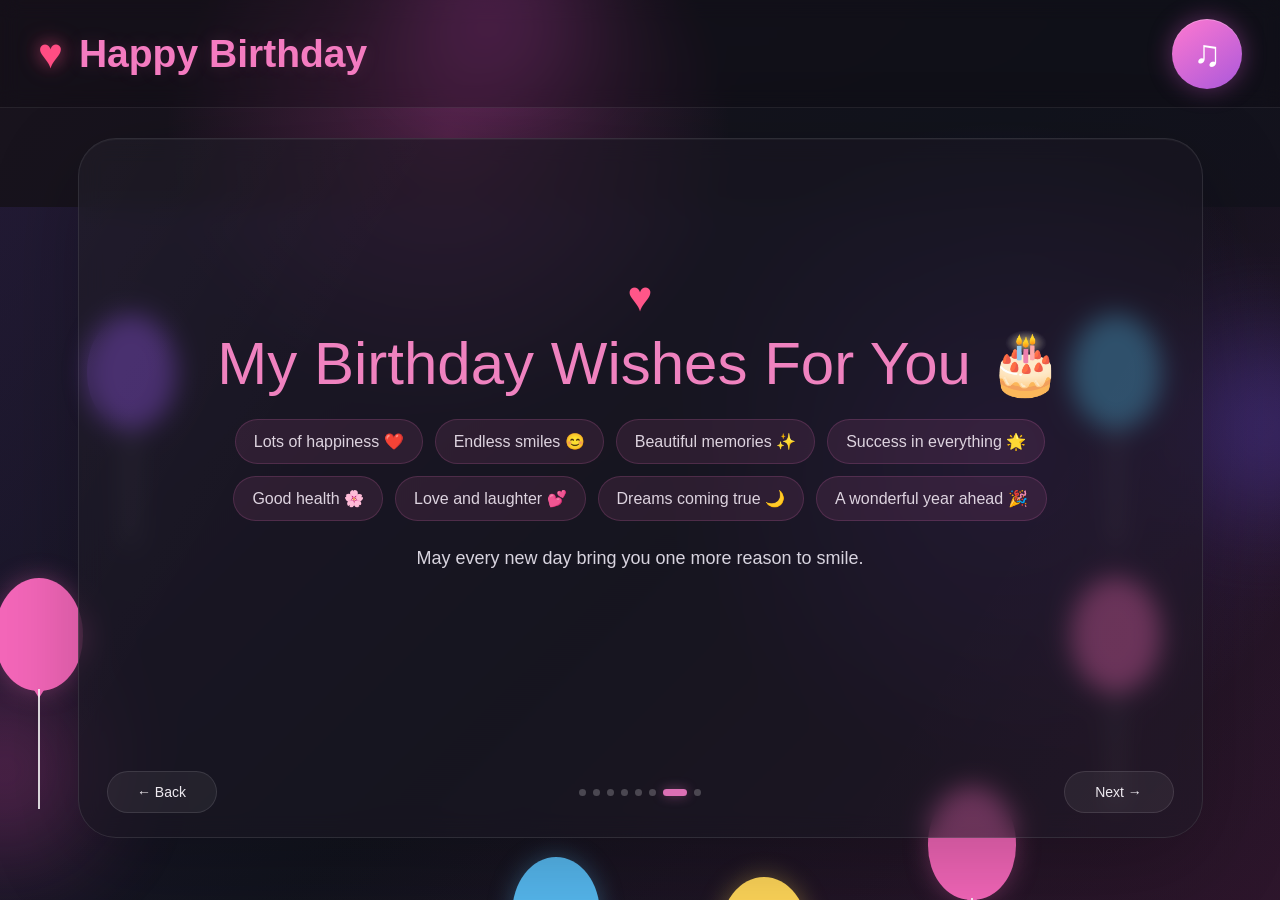
<file: page7.html>
<!DOCTYPE html>
<html lang="en">
<head>
<meta charset="UTF-8">
<meta name="viewport" content="width=device-width, initial-scale=1.0">
<title>Birthday Wishes ❤️</title>
<link rel="stylesheet" href="css/style.css">
</head>

<body>

<div class="page-bg"></div>

<div class="glow g1"></div>
<div class="glow g2"></div>
<div class="glow g3"></div>

<header class="topbar">

    <div class="brand">
        <span class="brand-heart">♥</span>
        <span>Happy Birthday</span>
    </div>

    <button class="music-btn" id="musicBtn">
        <span id="musicIcon">♫</span>
    </button>

</header>

<main class="main">

<section class="card">

    <div class="center">

        <div class="content">

            <span class="heart">♥</span>

            <h2 class="small-title">
                My Birthday Wishes For You 🎂
            </h2>

            <div class="wishes">

                <span class="wish">
                    Lots of happiness ❤️
                </span>

                <span class="wish">
                    Endless smiles 😊
                </span>

                <span class="wish">
                    Beautiful memories ✨
                </span>

                <span class="wish">
                    Success in everything 🌟
                </span>

                <span class="wish">
                    Good health 🌸
                </span>

                <span class="wish">
                    Love and laughter 💕
                </span>

                <span class="wish">
                    Dreams coming true 🌙
                </span>

                <span class="wish">
                    A wonderful year ahead 🎉
                </span>

            </div>

            <p class="message">
                May every new day bring you
                one more reason to smile.
            </p>

        </div>

    </div>

    <nav class="nav">

        <a href="page6.html">
            ← Back
        </a>

        <div class="dots">
            <i></i>
            <i></i>
            <i></i>
            <i></i>
            <i></i>
            <i></i>
            <i class="active"></i>
            <i></i>
        </div>

        <a href="page8.html">
            Next →
        </a>

    </nav>

</section>

</main>

<div class="balloons left">
    <span class="balloon purple"></span>
    <span class="balloon pink"></span>
</div>

<div class="balloons right">
    <span class="balloon blue"></span>
    <span class="balloon pink"></span>
</div>

<div class="bottom">
    <span class="balloon blue"></span>
    <span class="balloon yellow"></span>
    <span class="balloon pink"></span>
</div>

<audio id="music" loop>
    <source src="music/birthday.mp3" type="audio/mpeg">
</audio>

<script src="js/script.js"></script>

</body>
</html>
</file>
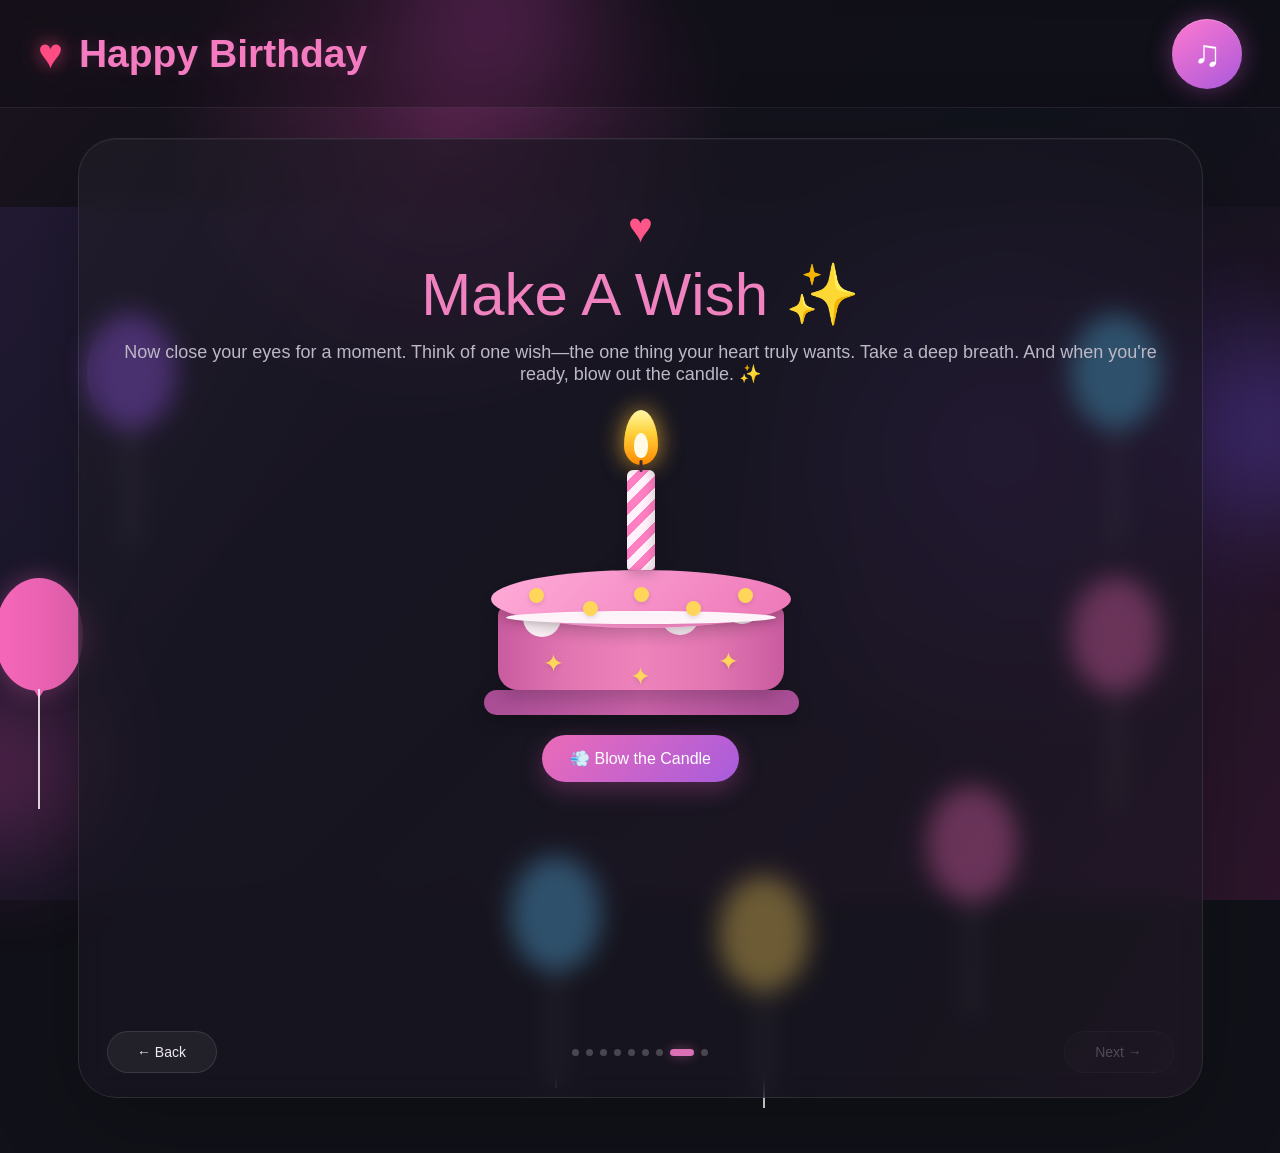
<file: page8.html>
<!DOCTYPE html>
<html lang="en">

<head>

    <meta charset="UTF-8">

    <meta
        name="viewport"
        content="width=device-width, initial-scale=1.0"
    >

    <title>Make A Wish 🎂</title>

    <link
        rel="stylesheet"
        href="css/style.css"
    >

</head>


<body>


<!-- =====================================================
     BACKGROUND
===================================================== -->

<div class="page-bg"></div>

<div class="glow g1"></div>
<div class="glow g2"></div>
<div class="glow g3"></div>



<!-- =====================================================
     HEADER
===================================================== -->

<header class="topbar">

    <div class="brand">

        <span class="brand-heart">
            ♥
        </span>

        <span>
            Happy Birthday
        </span>

    </div>


    <button
        class="music-btn"
        id="musicBtn"
        aria-label="Toggle music"
    >

        <span id="musicIcon">
            ♫
        </span>

    </button>

</header>



<!-- =====================================================
     MAIN
===================================================== -->

<main class="main">

<section class="card">

    <!-- =================================================
         CENTER CONTENT
    ================================================= -->

    <div class="center">

        <div class="content wish-page">


            <!-- TITLE -->

            <span class="heart">
                ♥
            </span>


            <h1 class="small-title">
                Make A Wish ✨
            </h1>


            <p class="wish-instruction">
                Now close your eyes for a moment. Think of one wish—the one thing your heart truly wants. Take a deep breath. And when you're ready, blow out the candle. ✨
            </p>



            <!-- =================================================
                 CAKE
            ================================================= -->

            <div
                class="cake-area"
                id="cakeArea"
            >


                <!-- CANDLE -->

                <div class="candle-container">


                    <!-- SMOKE -->

                    <div
                        class="smoke smoke-1"
                        id="smoke1"
                    ></div>

                    <div
                        class="smoke smoke-2"
                        id="smoke2"
                    ></div>

                    <div
                        class="smoke smoke-3"
                        id="smoke3"
                    ></div>


                    <!-- FLAME -->

                    <div
                        class="flame"
                        id="flame"
                    >

                        <div class="flame-inner"></div>

                    </div>


                    <!-- CANDLE -->

                    <div class="candle">

                        <div class="candle-stripe"></div>
                        <div class="candle-stripe stripe-2"></div>

                    </div>

                </div>



                <!-- CAKE -->

                <div class="cake">

                    <div class="cake-layer cake-layer-top">

                        <div class="cake-cream-line"></div>

                        <span class="cake-dot dot-1"></span>
                        <span class="cake-dot dot-2"></span>
                        <span class="cake-dot dot-3"></span>
                        <span class="cake-dot dot-4"></span>
                        <span class="cake-dot dot-5"></span>

                    </div>


                    <div class="cake-layer cake-layer-bottom">

                        <div class="cake-drip drip-1"></div>
                        <div class="cake-drip drip-2"></div>
                        <div class="cake-drip drip-3"></div>
                        <div class="cake-drip drip-4"></div>

                        <span class="cake-flower flower-1">✦</span>
                        <span class="cake-flower flower-2">✦</span>
                        <span class="cake-flower flower-3">✦</span>

                    </div>


                    <div class="cake-base"></div>

                </div>

            </div>



            <!-- =================================================
                 BLOW BUTTON
            ================================================= -->

            <button
                class="blow-button"
                id="blowButton"
            >

                💨 Blow the Candle

            </button>



            <!-- =================================================
                 SUCCESS MESSAGE
            ================================================= -->

            <div
                class="wish-success"
                id="wishSuccess"
            >

                <div class="success-stars">
                    ✨ ✨ ✨
                    <p>   </p>
                </div>

                <h2>
                    Wish Made! ❤️
                </h2>

                <div class="success-stars">
                    May your wish come true.
                </div>
                <div class="success-stars">
                      ❤️
                    <p>   </p>
                </div>

                <div class="success-stars">
                    They say when you blow out a birthday candle, you make a wish. ✨
                </div>
                <div class="success-stars">
                    But my wish has already come true. It was you. ❤️
                </div>

            </div>


        </div>

    </div>



    <!-- =================================================
         NAVIGATION
    ================================================= -->

    <nav class="nav">

        <a href="page7.html">
            ← Back
        </a>


        <div class="dots">

            <i></i>
            <i></i>
            <i></i>
            <i></i>
            <i></i>
            <i></i>
            <i></i>

            <i class="active"></i>

            <i></i>

        </div>


        <!-- Disabled initially -->

        <a
            href="page9.html"
            id="nextPage"
            class="disabled-next"
        >
            Next →
        </a>

    </nav>

</section>

</main>



<!-- =====================================================
     BALLOONS
===================================================== -->

<div class="balloons left">

    <span class="balloon purple"></span>

    <span class="balloon pink"></span>

</div>


<div class="balloons right">

    <span class="balloon blue"></span>

    <span class="balloon pink"></span>

</div>


<div class="bottom">

    <span class="balloon blue"></span>

    <span class="balloon yellow"></span>

    <span class="balloon pink"></span>

</div>



<!-- =====================================================
     MUSIC
===================================================== -->

<audio
    id="music"
    loop
>

    <source
        src="music/birthday.mp3"
        type="audio/mpeg"
    >

</audio>



<script src="js/script.js"></script>


</body>

</html>
</file>
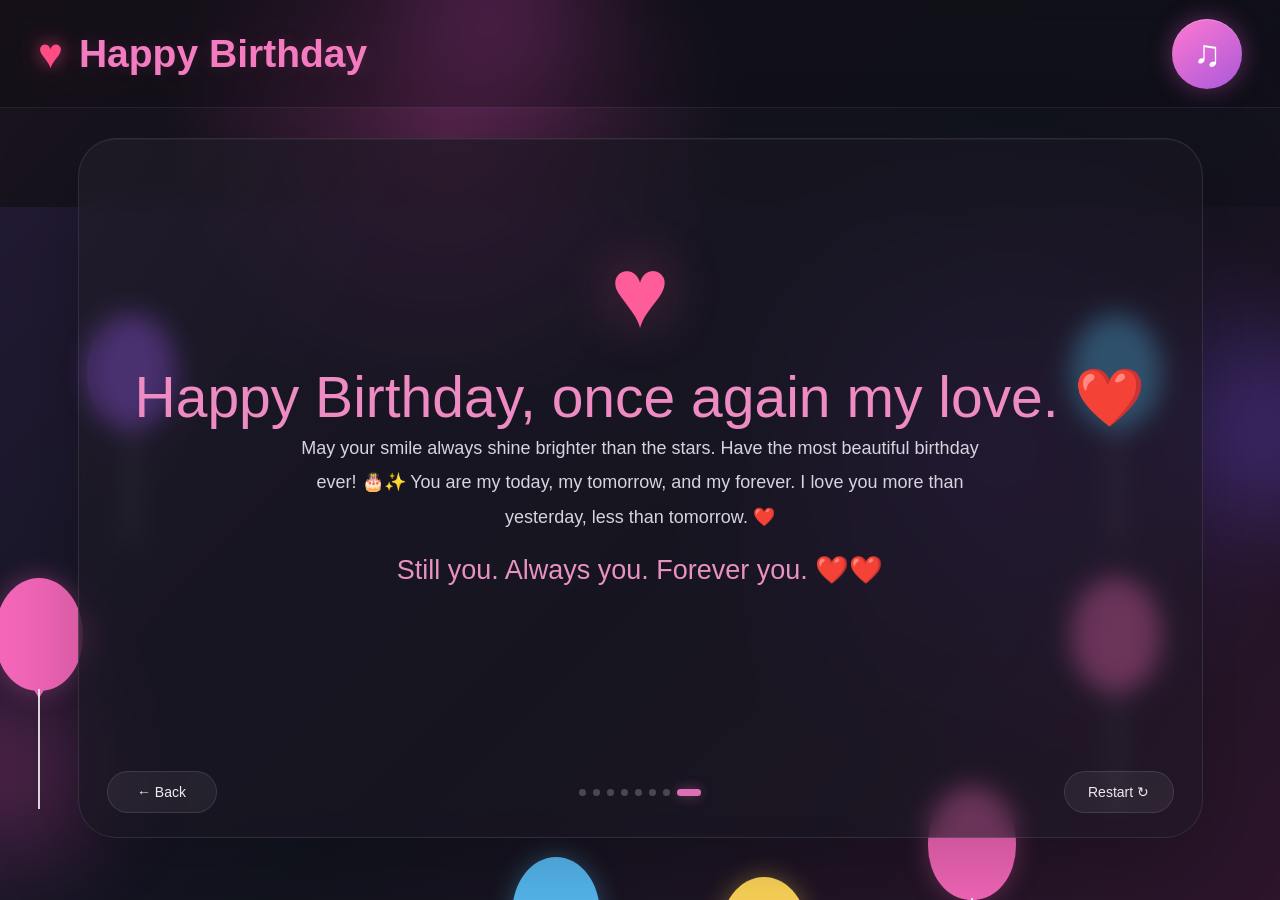
<file: page9.html>
<!DOCTYPE html>
<html lang="en">
<head>
<meta charset="UTF-8">
<meta name="viewport" content="width=device-width, initial-scale=1.0">
<title>Happy Birthday ❤️</title>
<link rel="stylesheet" href="css/style.css">
</head>

<body>

<div class="page-bg"></div>

<div class="glow g1"></div>
<div class="glow g2"></div>
<div class="glow g3"></div>

<header class="topbar">

    <div class="brand">
        <span class="brand-heart">♥</span>
        <span>Happy Birthday</span>
    </div>

    <button class="music-btn" id="musicBtn">
        <span id="musicIcon">♫</span>
    </button>

</header>

<main class="main">

<section class="card">
    <div class="center">

        <div class="content">

            <div class="final-heart">
                ♥
            </div>

            <h2 class="final-message">
                Happy Birthday,
                once again my love. ❤️
            </h2>

            <p class="message">
                May your smile always shine
                brighter than the stars.
                Have the most beautiful birthday ever! 🎂✨
                You are my today, my tomorrow, and my forever. I love you more than yesterday, less than tomorrow. ❤️
            </p>

            <div class="quote">
                Still you. Always you. Forever you. ❤️❤️
            </div>

        </div>

    </div>

    <nav class="nav">

        <a href="page8.html">
            ← Back
        </a>

        <div class="dots">
            <i></i>
            <i></i>
            <i></i>
            <i></i>
            <i></i>
            <i></i>
            <i></i>
            <i class="active"></i>
        </div>

        <a href="index.html">
            Restart ↻
        </a>

    </nav>

</section>

</main>

<div class="balloons left">
    <span class="balloon purple"></span>
    <span class="balloon pink"></span>
</div>

<div class="balloons right">
    <span class="balloon blue"></span>
    <span class="balloon pink"></span>
</div>

<div class="bottom">
    <span class="balloon blue"></span>
    <span class="balloon yellow"></span>
    <span class="balloon pink"></span>
</div>

<audio id="music" loop>
    <source src="music/birthday.mp3" type="audio/mpeg">
</audio>

<script src="js/script.js"></script>

</body>
</html>
</file>
<file: css/style.css>
* {
    margin: 0;
    padding: 0;
    box-sizing: border-box;
}

:root {
    --pink: #f46ab8;
    --pink-light: #ff8fd0;
    --pink-dark: #d064a8;

    --purple: #9857f4;
    --purple-light: #a85cff;

    --blue: #56b8ef;
    --yellow: #ffd659;

    --white: #ffffff;
    --text: #eeeaf0;
    --muted: #aaa7b4;

    --background: #111119;
    --card-background: rgba(25, 23, 34, 0.64);

    --border: rgba(255, 255, 255, 0.10);
}


/* =========================================================
   BASIC
========================================================= */

html,
body {
    width: 100%;
    min-height: 100%;
    overflow-x: hidden;
}

body {
    min-height: 100vh;
    background: var(--background);
    color: var(--white);
    font-family: "Poppins", Arial, sans-serif;
}

button {
    font-family: inherit;
}


/* =========================================================
   BACKGROUND
========================================================= */

.page-bg {
    position: fixed;
    inset: 0;
    z-index: -10;

    background:
        radial-gradient(
            circle at 35% 15%,
            rgba(227, 71, 176, 0.28),
            transparent 25%
        ),

        radial-gradient(
            circle at 78% 50%,
            rgba(129, 71, 230, 0.24),
            transparent 30%
        ),

        linear-gradient(
            135deg,
            #19131d 0%,
            #11131c 52%,
            #18101e 100%
        );
}

.page-bg::after {
    content: "";

    position: absolute;
    inset: 23% 0 0;

    background:
        linear-gradient(
            135deg,
            rgba(87, 62, 170, 0.16),
            rgba(33, 35, 72, 0.04),
            rgba(255, 75, 176, 0.09)
        );
}


/* =========================================================
   GLOW EFFECTS
========================================================= */

.glow {
    position: fixed;

    width: 170px;
    height: 170px;

    border-radius: 50%;

    filter: blur(55px);

    opacity: 0.32;

    pointer-events: none;

    z-index: -5;

    animation: glowMove 8s ease-in-out infinite alternate;
}

.g1 {
    top: -80px;
    left: 32%;

    background: #e34bd0;
}

.g2 {
    right: -70px;
    top: 38%;

    background: #7553ff;

    animation-delay: 2s;
}

.g3 {
    left: -80px;
    bottom: 5%;

    background: #db45a5;

    animation-delay: 4s;
}

@keyframes glowMove {

    from {
        transform: translateY(-10px) scale(0.95);
    }

    to {
        transform: translateY(18px) scale(1.08);
    }
}


/* =========================================================
   TOP HEADER
========================================================= */

.topbar {
    width: 100%;
    height: 108px;

    padding: 0 38px;

    display: flex;
    align-items: center;
    justify-content: space-between;

    border-bottom: 1px solid rgba(255, 255, 255, 0.08);

    background: rgba(15, 12, 19, 0.30);

    backdrop-filter: blur(10px);
}


/* =========================================================
   BRAND
========================================================= */

.brand {
    display: flex;
    align-items: center;

    gap: 16px;

    color: #f47bc0;

    font-family: "Trebuchet MS", Arial, sans-serif;

    font-size: 39px;

    line-height: 1;

    font-weight: 700;

    text-shadow:
        0 0 18px rgba(244, 106, 184, 0.16);
}

.brand-heart {
    color: #ff4d83;

    font-size: 42px;

    filter:
        drop-shadow(
            0 0 10px rgba(255, 72, 120, 0.55)
        );

    animation:
        heartbeat 1.5s ease-in-out infinite;
}

@keyframes heartbeat {

    0%,
    100% {
        transform: scale(1);
    }

    15% {
        transform: scale(1.15);
    }

    30% {
        transform: scale(1);
    }

    45% {
        transform: scale(1.08);
    }
}


/* =========================================================
   MUSIC BUTTON
========================================================= */

.music-btn {
    width: 70px;
    height: 70px;

    border: none;

    border-radius: 50%;

    background:
        linear-gradient(
            145deg,
            #ff79d0,
            #aa58db
        );

    color: white;

    font-size: 37px;

    cursor: pointer;

    display: grid;
    place-items: center;

    box-shadow:
        0 0 25px rgba(220, 89, 211, 0.38),

        inset 0 1px rgba(255, 255, 255, 0.25);

    transition:
        transform 0.25s ease,
        box-shadow 0.25s ease;
}

.music-btn:hover {
    transform: scale(1.07);

    box-shadow:
        0 0 34px rgba(220, 89, 211, 0.52),

        inset 0 1px rgba(255, 255, 255, 0.25);
}

.music-btn.playing {
    animation:
        musicPulse 1.3s ease-in-out infinite;
}

@keyframes musicPulse {

    0%,
    100% {
        box-shadow:
            0 0 22px rgba(220, 89, 211, 0.35);
    }

    50% {
        box-shadow:
            0 0 40px rgba(220, 89, 211, 0.7);
    }
}


/* =========================================================
   MAIN AREA
========================================================= */

.main {
    width: 100%;

    min-height:
        calc(100vh - 108px);

    padding:
        30px 28px 55px;

    display: flex;

    justify-content: center;

    align-items: flex-start;
}


/* =========================================================
   MAIN CARD
========================================================= */

.card {
    width: min(1125px, 100%);

    min-height: 700px;

    position: relative;

    overflow: hidden;

    border:
        1px solid var(--border);

    border-radius: 38px;

    background:
        var(--card-background);

    box-shadow:
        inset 0 1px rgba(255, 255, 255, 0.04),

        0 25px 90px rgba(0, 0, 0, 0.22);

    backdrop-filter: blur(12px);
}

.card::before {
    content: "";

    position: absolute;

    inset: 0;

    pointer-events: none;

    background:
        linear-gradient(
            120deg,
            rgba(255, 255, 255, 0.025),
            transparent 25%,
            transparent 75%,
            rgba(255, 90, 190, 0.025)
        );
}


/* =========================================================
   PAGE NUMBER
========================================================= */

.page-no {
    position: absolute;

    top: 20px;
    right: 28px;

    color:
        rgba(255, 255, 255, 0.42);

    font-size: 13px;

    z-index: 4;
}


/* =========================================================
   CENTER CONTENT
========================================================= */

.center {
    min-height: 610px;

    padding:
        65px 35px 105px;

    display: flex;

    align-items: center;

    justify-content: center;

    position: relative;

    z-index: 2;

    text-align: center;
}

.content {
    width: 100%;

    animation:
        pageIn 0.65s ease both;
}

@keyframes pageIn {

    from {
        opacity: 0;

        transform:
            translateY(20px)
            scale(0.985);
    }

    to {
        opacity: 1;

        transform:
            translateY(0)
            scale(1);
    }
}


/* =========================================================
   TITLES
========================================================= */

.title {
    font-family:
        "Trebuchet MS",
        Arial,
        sans-serif;

    font-weight: 400;

    font-size:
        clamp(58px, 8vw, 91px);

    line-height: 0.98;

    color: #d28bb9;

    margin-bottom: 18px;
}

.small-title {
    font-family:
        "Trebuchet MS",
        Arial,
        sans-serif;

    color: #ef82bf;

    font-size:
        clamp(36px, 5vw, 60px);

    font-weight: 400;

    line-height: 1.1;

    margin-bottom: 22px;
}

.subtitle {
    font-size:
        clamp(18px, 2vw, 24px);

    color: #aaa7b4;

    margin-bottom: 38px;
}

.heart {
    color: #ff5689;

    font-size: 42px;

    display: block;

    margin-bottom: 10px;
}


/* =========================================================
   GENERAL MESSAGE
========================================================= */

.message {
    width: min(720px, 100%);

    margin: 0 auto;

    color: #d8d4df;

    font-size: 18px;

    line-height: 1.9;
}


/* =========================================================
   ENVELOPE
========================================================= */

.envelope {
    width: 510px;
    max-width: 90vw;
    height: 245px;

    margin: 0 auto;

    position: relative;

    cursor: pointer;

    filter:
        drop-shadow(
            0 18px 28px rgba(0, 0, 0, 0.20)
        );

    transition:
        transform 0.3s ease;
}

.envelope:hover {
    transform: translateY(-7px);
}


/* =========================================================
   PINK ENVELOPE BODY
========================================================= */

.env-back {
    position: absolute;

    left: 0;
    top: 0px;

    width: 100%;
    height: calc(100% - 10px);

    background: #c967a8;

    border-radius:
        0 0 18px 18px;

    z-index: 1;
}


/* =========================================================
   WHITE LETTER
========================================================= */

.env-paper {
    position: absolute;

    width: 62%;

    height: 88%;

    left: 19%;

    top: 5px;

    background: #f3f1f3;

    border-radius:
        16px 16px 10px 10px;

    color: #55525a;

    display: flex;

    align-items: flex-end;

    justify-content: center;

    /*
       Keep the text toward the bottom
       so the flap does not cover it.
    */
    padding:
        0 20px 42px;

    font-size: 18px;

    text-align: center;

    box-shadow:
        0 5px 18px rgba(0, 0, 0, 0.12);

    z-index: 2;
}


/* =========================================================
   TOP FLAP
========================================================= */

.env-flap {
    position: absolute;

    left: 0;
    top: 0;

    width: 100%;
    height: 55%;

    background: #d47bb5;

    /*
       Triangle flap
    */
    clip-path:
        polygon(
            0 0,
            100% 0,
            50% 100%
        );

    z-index: 4;

    transform-origin: top center;

    transition:
        transform 0.5s ease;
}


/* =========================================================
   REMOVE THE OLD FRONT LAYER
========================================================= */

.env-front {
    display: none;
}




/* =========================================================
   LETTER
========================================================= */

.letter {
    width: min(760px, 100%);

    padding:
        42px 45px;

    margin: 0 auto;

    border-radius: 24px;

    background:
        rgba(255, 255, 255, 0.055);

    border:
        1px solid rgba(255, 255, 255, 0.09);

    box-shadow:
        inset 0 1px rgba(255, 255, 255, 0.035);
}

.letter p {
    color: #ddd9e1;

    font-size: 18px;

    line-height: 2;

    margin: 13px 0;
}

.quote {
    font-family:
        "Trebuchet MS",
        Arial,
        sans-serif;

    font-size: 27px;

    color: #e891c3;

    margin: 20px auto;
}


/* =========================================================
   MEMORY GRID
========================================================= */

.grid {
    width: min(820px, 100%);

    margin: 20px auto;

    display: grid;

    grid-template-columns:
        repeat(3, 1fr);

    gap: 16px;
}

.box {
    min-height: 135px;

    padding: 22px;

    border-radius: 20px;

    background:
        rgba(255, 255, 255, 0.045);

    border:
        1px solid rgba(255, 255, 255, 0.07);

    transition:
        transform 0.25s ease,
        background 0.25s ease;
}

.box:hover {
    transform:
        translateY(-5px);

    background:
        rgba(255, 255, 255, 0.075);
}

.box .icon {
    font-size: 30px;

    display: block;

    margin-bottom: 8px;
}

.box span:last-child {
    color: #d8d3dd;

    font-size: 15px;
}


/* =========================================================
   PHOTOS
========================================================= */

.photo {
    width: min(430px, 90vw);

    height: 390px;

    margin:
        0 auto 24px;

    padding: 11px;

    border-radius: 23px;

    background:
        linear-gradient(
            145deg,
            rgba(255, 137, 208, 0.75),
            rgba(138, 83, 225, 0.7)
        );

    box-shadow:
        0 20px 55px rgba(0, 0, 0, 0.25);
}

.photo img {
    width: 100%;
    height: 100%;

    object-fit: cover;

    display: block;

    border-radius: 15px;

    background:
        linear-gradient(
            135deg,
            #292033,
            #171720
        );
}


/* =========================================================
   TIMELINE
========================================================= */

.timeline {
    width: min(760px, 100%);

    margin: 20px auto;

    position: relative;

    text-align: left;
}

.timeline::before {
    content: "";

    position: absolute;

    left: 17px;

    top: 4px;

    bottom: 4px;

    width: 2px;

    background:
        linear-gradient(
            #ed72ba,
            #8d61e8
        );
}

.item {
    position: relative;

    padding:
        0 0 25px 55px;
}

.dot {
    position: absolute;

    left: 8px;
    top: 2px;

    width: 20px;
    height: 20px;

    border-radius: 50%;

    background: #dc71b8;

    box-shadow:
        0 0 18px rgba(220, 113, 184, 0.55);
}

.item h4 {
    color: #ee88c0;

    font-size: 19px;

    margin-bottom: 5px;
}

.item p {
    color: #c7c2ce;

    line-height: 1.7;

    font-size: 15px;
}


/* =========================================================
   WISHES
========================================================= */

.wishes {
    width: min(850px, 100%);

    margin: 20px auto;

    display: flex;

    flex-wrap: wrap;

    justify-content: center;

    gap: 12px;
}

.wish {
    padding:
        12px 18px;

    border-radius: 999px;

    background:
        rgba(232, 113, 184, 0.10);

    border:
        1px solid rgba(232, 113, 184, 0.18);

    color: #ddd3df;
}


/* =========================================================
   FINAL PAGE
========================================================= */

.final-heart {
    font-size: 100px;

    color: #ff5d9a;

    line-height: 1;

    filter:
        drop-shadow(
            0 0 28px rgba(255, 93, 154, 0.38)
        );

    animation:
        heartbeat 1.6s infinite;
}

.final-message {
    margin-top: 22px;

    font-family:
        "Trebuchet MS",
        Arial,
        sans-serif;

    font-size:
        clamp(35px, 5vw, 57px);

    font-weight: 400;

    color: #ed8bc2;
}


/* =========================================================
   NAVIGATION
========================================================= */

.nav {
    position: absolute;

    z-index: 5;

    left: 28px;
    right: 28px;

    bottom: 24px;

    display: flex;

    align-items: center;

    justify-content: space-between;

    gap: 20px;
}

.nav a {
    min-width: 110px;

    text-align: center;

    text-decoration: none;

    border:
        1px solid rgba(255, 255, 255, 0.11);

    color: #eeeaf0;

    background:
        rgba(255, 255, 255, 0.055);

    border-radius: 999px;

    padding:
        12px 20px;

    font-size: 14px;

    transition:
        background 0.25s ease,
        transform 0.25s ease;
}

.nav a:hover {
    background:
        rgba(233, 103, 183, 0.17);

    transform:
        translateY(-2px);
}


/* =========================================================
   PAGE DOTS
========================================================= */

.dots {
    display: flex;

    align-items: center;

    justify-content: center;

    gap: 7px;
}

.dots i {
    width: 7px;
    height: 7px;

    border-radius: 50%;

    background:
        rgba(255, 255, 255, 0.22);

    transition:
        width 0.25s ease;
}

.dots i.active {
    width: 24px;

    border-radius: 20px;

    background: #dc70b5;

    box-shadow:
        0 0 12px rgba(220, 112, 181, 0.45);
}



/* =========================================================
   FLOATING BALLOONS
========================================================= */

.balloons {
    position: fixed;

    pointer-events: none;

    z-index: 1;
}


/* ---------------------------------------------------------
   LEFT BALLOONS
--------------------------------------------------------- */

.left {
    left: 20px;
    top: 35%;
}


/* ---------------------------------------------------------
   RIGHT BALLOONS
--------------------------------------------------------- */

.right {
    right: 20px;
    top: 35%;
}


/* ---------------------------------------------------------
   BOTTOM BALLOONS
--------------------------------------------------------- */

.bottom {
    position: fixed;

    left: 40%;
    bottom: -70px;

    display: flex;

    align-items: flex-end;

    gap: 120px;

    pointer-events: none;

    z-index: 1;
}


/* ---------------------------------------------------------
   BALLOON
--------------------------------------------------------- */

.balloon {
    width: 88px;
    height: 113px;

    display: block;

    position: relative;

    border-radius:
        50% 50% 48% 48%;

    animation:
        balloonFloat 6s ease-in-out infinite;

    will-change:
        transform;
}


/* Balloon string */

.balloon::after {
    content: "";

    position: absolute;

    width: 2px;

    height: 120px;

    left: 50%;

    top: 98%;

    background:
        rgba(255, 255, 255, 0.85);

    transform:
        translateX(-50%);
}


/* Balloon knot */

.balloon::before {
    content: "";

    position: absolute;

    width: 0;
    height: 0;

    left: 50%;

    bottom: -7px;

    transform:
        translateX(-50%);

    border-left:
        5px solid transparent;

    border-right:
        5px solid transparent;

    border-top:
        8px solid currentColor;
}


/* ---------------------------------------------------------
   BALLOON COLORS
--------------------------------------------------------- */

.purple {
    background: #9857f4;

    color: #9857f4;

    box-shadow:
        0 0 25px rgba(152, 87, 244, 0.35);
}

.pink {
    background: #f567ba;

    color: #f567ba;

    box-shadow:
        0 0 25px rgba(245, 103, 186, 0.35);
}

.blue {
    background: #56b8ef;

    color: #56b8ef;

    box-shadow:
        0 0 25px rgba(86, 184, 239, 0.35);
}

.yellow {
    background: #ffd659;

    color: #ffd659;

    box-shadow:
        0 0 25px rgba(255, 214, 89, 0.35);
}


/* =========================================================
   DIFFERENT BALLOON ANIMATIONS
========================================================= */


/* Main floating movement */

@keyframes balloonFloat {

    0% {
        transform:
            translate3d(0, 0, 0)
            rotate(-4deg);
    }

    20% {
        transform:
            translate3d(35px, -55px, 0)
            rotate(5deg);
    }

    40% {
        transform:
            translate3d(-20px, -105px, 0)
            rotate(-3deg);
    }

    60% {
        transform:
            translate3d(45px, -70px, 0)
            rotate(6deg);
    }

    80% {
        transform:
            translate3d(-30px, -25px, 0)
            rotate(-5deg);
    }

    100% {
        transform:
            translate3d(0, 0, 0)
            rotate(-4deg);
    }
}


/* ---------------------------------------------------------
   INDIVIDUAL BALLOON TIMINGS
--------------------------------------------------------- */

.left .balloon:nth-child(1) {
    margin-left: 67px;

    animation:
        balloonFloat 7s ease-in-out infinite;
}

.left .balloon:nth-child(2) {
    margin-top: 150px;

    margin-left: -25px;

    animation:
        balloonFloat 8.5s ease-in-out infinite;

    animation-delay:
        -2s;
}


.right .balloon:nth-child(1) {
    animation:
        balloonFloat 6.5s ease-in-out infinite;

    animation-delay:
        -3s;
}

.right .balloon:nth-child(2) {
    margin-top: 150px;

    margin-right: 100px;

    animation:
        balloonFloat 9s ease-in-out infinite;

    animation-delay:
        -4s;
}


/* Bottom balloons */

.bottom .balloon:nth-child(1) {
    animation:
        balloonFloat 7.5s ease-in-out infinite;

    animation-delay:
        -1s;
}

.bottom .balloon:nth-child(2) {
    margin-bottom: -20px;

    animation:
        balloonFloat 8s ease-in-out infinite;

    animation-delay:
        -4s;
}

.bottom .balloon:nth-child(3) {
    margin-bottom: 70px;

    animation:
        balloonFloat 6.8s ease-in-out infinite;

    animation-delay:
        -2.5s;
}

.topbar {
    position: relative;
    z-index: 10;
}

.main {
    position: relative;
    z-index: 5;
}





/* =========================================================
   MOBILE
========================================================= */

@media (max-width: 800px) {

    .topbar {
        height: 82px;

        padding:
            0 18px;
    }

    .brand {
        font-size: 28px;

        gap: 9px;
    }

    .brand-heart {
        font-size: 30px;
    }

    .music-btn {
        width: 54px;
        height: 54px;

        font-size: 28px;
    }

    .main {
        padding:
            16px 12px 35px;
    }

    .card {
        min-height: 720px;

        border-radius: 26px;
    }

    .center {
        min-height: 630px;

        padding:
            55px 18px 105px;
    }

    .envelope {
        height: 190px;
    }

    .letter {
        padding:
            27px 20px;
    }

    .letter p,
    .message {
        font-size: 16px;
    }

    .grid {
        grid-template-columns: 1fr;

        max-width: 430px;
    }

    .photo {
        height: 330px;
    }

    .balloon {
        transform: scale(0.72);
    }

    .left {
        left: -38px;
    }

    .right {
        right: -58px;
    }

    .bottom {
        left: 25%;

        gap: 60px;
    }

    .nav {
        left: 15px;
        right: 15px;
    }

    .nav a {
        min-width: 85px;

        padding:
            10px 14px;
    }
}


/* =========================================================
   SMALL MOBILE
========================================================= */

@media (max-width: 480px) {

    .brand {
        font-size: 24px;
    }

    .title {
        font-size: 54px;
    }

    .subtitle {
        font-size: 16px;
    }

    .envelope {
        width: 330px;
        height: 155px;
    }

    .env-paper {
        font-size: 13px;

        padding-bottom: 22px;
    }

    .final-heart {
        font-size: 78px;
    }

    .dots {
        display: none;
    }
}





/* =========================================================
   CLICK HEART EFFECT
========================================================= */

.click-heart {
    position: fixed;

    left: 0;
    top: 0;

    pointer-events: none;

    z-index: 9999;

    color: #ff4f91;

    font-size: 25px;

    line-height: 1;

    transform:
        translate(-50%, -50%)
        scale(0);

    opacity: 1;

    text-shadow:
        0 0 8px rgba(255, 80, 145, 0.55),
        0 0 18px rgba(255, 80, 145, 0.35);

    animation:
        heartPop 2.5s ease-out forwards;
}


/* Different pink shades */

.click-heart.pink1 {
    color: #ff4f91;
}

.click-heart.pink2 {
    color: #ff6faf;
}

.click-heart.pink3 {
    color: #d95b9e;
}

.click-heart.pink4 {
    color: #f58bc1;
}

.click-heart.pink5 {
    color: #c84f91;
}


/* =========================================================
   HEART ANIMATION
========================================================= */

@keyframes heartPop {

    0% {
        opacity: 0;

        transform:
            translate(-50%, -50%)
            scale(0);
    }

    10% {
        opacity: 1;

        transform:
            translate(-50%, -50%)
            scale(1.2);
    }

    25% {
        opacity: 1;

        transform:
            translate(
                calc(-50% + var(--x1)),
                calc(-50% + var(--y1))
            )
            scale(1);
    }

    65% {
        opacity: 0.75;

        transform:
            translate(
                calc(-50% + var(--x2)),
                calc(-50% + var(--y2))
            )
            scale(0.85);
    }

    100% {
        opacity: 0;

        transform:
            translate(
                calc(-50% + var(--x3)),
                calc(-50% + var(--y3))
            )
            scale(0.35);
    }
}








/* =========================================================
   MAKE A WISH PAGE
========================================================= */

.wish-page {
    position: relative;
}


/* ---------------------------------------------------------
   INSTRUCTION
--------------------------------------------------------- */

.wish-instruction {

    color: #bdb8c5;

    font-size: 18px;

    margin-top: -8px;

    margin-bottom: 15px;

}


/* =========================================================
   CAKE AREA
========================================================= */

.cake-area {

    width: 360px;

    height: 330px;

    margin: 0 auto;

    position: relative;

}


/* =========================================================
   NEW CAKE
   Overall size remains exactly:
   300px × 150px
========================================================= */

.cake {
    position: absolute;

    width: 300px;
    height: 150px;

    left: 50%;
    bottom: 15px;

    transform: translateX(-50%);

    z-index: 5;
}


/* =========================================================
   TOP CAKE LAYER
========================================================= */

.cake-layer-top {
    position: absolute;

    width: 300px;
    height: 58px;

    left: 0;
    top: 5px;

    border-radius:
        50%;

    background:
        linear-gradient(
            135deg,
            #ffacd8,
            #ed76b8
        );

    box-shadow:
        0 8px 14px
        rgba(0, 0, 0, 0.18);

    z-index: 4;
}


/* =========================================================
   CREAM LINE
========================================================= */

.cake-cream-line {
    position: absolute;

    left: 15px;
    right: 15px;

    bottom: 4px;

    height: 13px;

    border-radius: 50%;

    background:
        #fff3fa;

    box-shadow:
        0 2px 5px
        rgba(0, 0, 0, 0.10);
}


/* =========================================================
   TOP CAKE DOTS
========================================================= */

.cake-dot {
    position: absolute;

    width: 15px;
    height: 15px;

    border-radius: 50%;

    background: #ffd65a;

    box-shadow:
        0 2px 5px
        rgba(0, 0, 0, 0.12);

    z-index: 5;
}


.dot-1 {
    left: 38px;
    top: 18px;
}

.dot-2 {
    left: 92px;
    top: 31px;
}

.dot-3 {
    left: 143px;
    top: 17px;
}

.dot-4 {
    left: 195px;
    top: 31px;
}

.dot-5 {
    left: 247px;
    top: 18px;
}


/* =========================================================
   BOTTOM CAKE LAYER
========================================================= */

.cake-layer-bottom {
    position: absolute;

    width: 286px;
    height: 83px;

    left: 7px;
    top: 42px;

    border-radius:
        8px 8px 20px 20px;

    background:
        linear-gradient(
            90deg,
            #c95b9f 0%,
            #e276b2 25%,
            #ee83bc 50%,
            #e276b2 75%,
            #c95b9f 100%
        );

    box-shadow:
        0 10px 18px
        rgba(0, 0, 0, 0.18);

    z-index: 2;
}


/* =========================================================
   CREAM DRIPS
========================================================= */

.cake-drip {
    position: absolute;

    top: -4px;

    width: 38px;
    height: 30px;

    background:
        #fff3fa;

    border-radius:
        0 0 20px 20px;
}


/* Different drip positions */

.drip-1 {
    left: 25px;
    height: 34px;
}

.drip-2 {
    left: 93px;
    height: 23px;
}

.drip-3 {
    left: 163px;
    height: 32px;
}

.drip-4 {
    left: 225px;
    height: 21px;
}


/* =========================================================
   CAKE FLOWERS / DECORATION
========================================================= */

.cake-flower {
    position: absolute;

    color: #ffd65a;

    font-size: 25px;

    text-shadow:
        0 2px 4px
        rgba(0, 0, 0, 0.12);
}


.flower-1 {
    left: 45px;
    top: 42px;
}

.flower-2 {
    left: 132px;
    top: 55px;
}

.flower-3 {
    left: 220px;
    top: 40px;
}


/* =========================================================
   CAKE BASE
========================================================= */

.cake-base {
    position: absolute;

    width: 315px;
    height: 25px;

    left: -7px;
    bottom: 0;

    border-radius:
        15px;

    background:
        linear-gradient(
            90deg,
            #a94d96,
            #c962a8,
            #a94d96
        );

    box-shadow:
        0 7px 15px
        rgba(0, 0, 0, 0.22);

    z-index: 1;
}


/* =========================================================
   CANDLE
========================================================= */

.candle-container {

    position: absolute;

    width: 60px;

    height: 145px;

    left: 50%;

    top: 25px;

    transform:
        translateX(-50%);

    z-index: 10;

}


/* ---------------------------------------------------------
   CANDLE BODY
--------------------------------------------------------- */

.candle {

    position: absolute;

    width: 28px;

    height: 100px;

    left: 50%;

    bottom: 0;

    transform:
        translateX(-50%);

    border-radius:
        6px 6px 3px 3px;

    background:
        repeating-linear-gradient(
            135deg,
            #fff2fa 0px,
            #fff2fa 8px,
            #ff7fc3 8px,
            #ff7fc3 16px
        );

    box-shadow:
        inset -4px 0 8px
        rgba(0, 0, 0, 0.12),

        0 5px 12px
        rgba(0, 0, 0, 0.18);

}


/* =========================================================
   WICK
========================================================= */

.candle::before {

    content: "";

    position: absolute;

    width: 3px;

    height: 12px;

    left: 50%;

    top: -10px;

    transform:
        translateX(-50%);

    background: #3b2935;

    border-radius: 3px;

}


/* =========================================================
   FLAME
========================================================= */

.flame {

    position: absolute;

    width: 34px;

    height: 55px;

    left: 50%;

    top: -15px;

    transform:
        translateX(-50%);

    background:
        linear-gradient(
            180deg,
            #fff8a8 0%,
            #ffd33d 40%,
            #ff8a00 100%
        );

    border-radius:
        50% 50% 50% 50% /
        65% 65% 35% 35%;

    transform-origin:
        50% 90%;

    filter:
        drop-shadow(
            0 0 12px
            rgba(255, 190, 50, 0.75)
        );

    animation:
        flameFlicker
        0.18s
        ease-in-out
        infinite
        alternate;

}


/* ---------------------------------------------------------
   INNER FLAME
--------------------------------------------------------- */

.flame-inner {

    position: absolute;

    width: 14px;

    height: 25px;

    left: 50%;

    bottom: 7px;

    transform:
        translateX(-50%);

    background: #fffbe5;

    border-radius:
        50% 50% 45% 45%;

}


/* =========================================================
   FLAME ANIMATION
========================================================= */

@keyframes flameFlicker {

    0% {
        transform:
            translateX(-50%)
            rotate(-4deg)
            scale(1);
    }

    50% {
        transform:
            translateX(-50%)
            rotate(4deg)
            scale(1.05);
    }

    100% {
        transform:
            translateX(-50%)
            rotate(-3deg)
            scale(0.94);
    }

}


/* =========================================================
   SMOKE
========================================================= */

.smoke {

    position: absolute;

    width: 12px;

    height: 12px;

    left: 50%;

    top: -50px;

    border-radius: 50%;

    background:
        rgba(210, 210, 220, 0.55);

    opacity: 0;

    transform:
        translateX(-50%)
        translateY(0);

}


/* Smoke animations */

.smoke-1 {
    animation:
        smokeRise
        2s
        ease-out
        forwards;
}

.smoke-2 {
    animation:
        smokeRise
        2.4s
        ease-out
        forwards;

    animation-delay:
        0.15s;
}

.smoke-3 {
    animation:
        smokeRise
        2.8s
        ease-out
        forwards;

    animation-delay:
        0.3s;
}


@keyframes smokeRise {

    0% {
        opacity: 0;

        transform:
            translate(
                -50%,
                0
            )
            scale(0.5);
    }

    20% {
        opacity: 0.6;
    }

    100% {
        opacity: 0;

        transform:
            translate(
                calc(-50% + 25px),
                -90px
            )
            scale(2);
    }

}


/* =========================================================
   BLOW BUTTON
========================================================= */

.blow-button {

    border: none;

    padding:
        14px 28px;

    margin-top: 5px;

    border-radius: 999px;

    background:
        linear-gradient(
            135deg,
            #ec6bb8,
            #a85cdd
        );

    color: white;

    font-size: 16px;

    cursor: pointer;

    box-shadow:
        0 8px 25px
        rgba(214, 86, 177, 0.30);

    transition:
        transform 0.25s ease,
        box-shadow 0.25s ease;
}

.blow-button:hover {

    transform:
        translateY(-3px)
        scale(1.03);

    box-shadow:
        0 12px 30px
        rgba(214, 86, 177, 0.45);

}


/* =========================================================
   CANDLE BLOWN
========================================================= */

.flame.blown {

    animation:
        flameDisappear
        0.45s
        ease-out
        forwards;

}


@keyframes flameDisappear {

    0% {

        opacity: 1;

        transform:
            translateX(-50%)
            scale(1);

    }

    60% {

        opacity: 0.5;

        transform:
            translateX(-70%)
            scale(0.6);

    }

    100% {

        opacity: 0;

        transform:
            translateX(-110%)
            scale(0.1);

    }

}


/* =========================================================
   SHOW SMOKE AFTER BLOW
========================================================= */

.candle-container.blown
.smoke {

    animation-play-state:
        running;

}


/* =========================================================
   SUCCESS MESSAGE
========================================================= */

.wish-success {

    margin-top: 18px;

    opacity: 0;

    transform:
        translateY(15px)
        scale(0.9);

    pointer-events: none;

    transition:
        opacity 0.6s ease,
        transform 0.6s ease;
}


.wish-success.show {

    opacity: 1;

    transform:
        translateY(0)
        scale(1);

}


.success-stars {

    font-size: 22px;

    margin-bottom: 4px;

}


.wish-success h2 {

    font-family:
        "Trebuchet MS",
        Arial,
        sans-serif;

    font-size: 32px;

    color: #ef83bf;

    margin-bottom: 4px;

}


.wish-success p {

    color: #c8c2cf;

    font-size: 15px;

}


/* =========================================================
   DISABLED NEXT BUTTON
========================================================= */

.disabled-next {

    opacity: 0.25 !important;

    pointer-events: none;

}


/* =========================================================
   MOBILE
========================================================= */

@media (max-width: 600px) {

    .cake-area {

        transform:
            scale(0.82);

        margin-top: -20px;

        margin-bottom: -20px;

    }

    .wish-instruction {

        font-size: 15px;

    }

    .blow-button {

        font-size: 14px;

        padding:
            12px 22px;

    }

}
</file>
<file: css/page2.css>
page2_corrected.css


/* =========================================================
   GLOBAL
========================================================= */

* {
    margin: 0;
    padding: 0;
    box-sizing: border-box;
}

html,
body {
    width: 100%;
    min-height: 100%;
    margin: 0;
}

body {
    font-family: Arial, Helvetica, sans-serif;

    background:
        radial-gradient(
            circle at 50% 20%,
            rgba(255, 71, 175, 0.18),
            transparent 35%
        ),
        linear-gradient(
            135deg,
            #0d0b14,
            #171324,
            #211734,
            #100d18
        );

    color: white;

    overflow-x: hidden;
    overflow-y: auto;
}


/* =========================================================
   HEADER
========================================================= */

.top-header {
    height: 70px;

    display: flex;
    align-items: center;

    padding-left: 18px;

    border-bottom: 1px solid rgba(255,255,255,0.08);

    background:
        linear-gradient(
            90deg,
            rgba(255,255,255,0.02),
            rgba(255, 79, 182, 0.05),
            rgba(255,255,255,0.02)
        );

    position: relative;
    z-index: 10;
}

.birthday-title {
    font-size: 34px;
    font-weight: 700;

    color: #ff86c9;

    text-shadow:
        0 0 10px rgba(255, 62, 164, 0.7),
        0 0 25px rgba(255, 62, 164, 0.35);
}

.header-heart {
    font-size: 38px;

    margin-right: 12px;

    color: #ff4e91;

    text-shadow:
        0 0 10px #ff4e91,
        0 0 25px #ff4e91;

    animation: heartPulse 1.6s infinite;
}


/* =========================================================
   BACKGROUND GLOW
========================================================= */

.background-glow {
    position: fixed;

    width: 450px;
    height: 450px;

    border-radius: 50%;

    filter: blur(100px);

    pointer-events: none;

    opacity: 0.2;
}

.glow-one {
    background: #e947ff;

    top: 5%;
    left: 25%;
}

.glow-two {
    background: #7d48ff;

    right: 10%;
    bottom: 0;
}


/* =========================================================
   MAIN CARD
========================================================= */

 .main-card {
    position: relative;

    width: calc(100% - 30%);
    max-width: 1200px;

    /*
       Content-sized container:
       - minimum height keeps the page visually consistent
       - height:auto lets it grow when content needs more space
       - no 100vh/fixed height, so mobile can scroll naturally
    */
    min-height: 600px;
    height: auto;

    margin: 30px auto;

    /*
       Extra bottom padding gives the navigation its own space
       inside the container.
    */
    padding: 60px 70px 85px;

    border-radius: 36px;

    background:
        linear-gradient(
            145deg,
            rgba(43, 31, 50, 0.95),
            rgba(17, 16, 27, 0.96)
        );

    border: 1px solid rgba(255,255,255,0.12);

    box-shadow:
        0 0 50px rgba(255, 61, 173, 0.08),
        inset 0 0 50px rgba(255,255,255,0.015);

    overflow: visible;
}


/* =========================================================
   PAGE NUMBER
========================================================= */

.page-number {
    position: absolute;

    right: 30px;
    top: 20px;

    color: rgba(255,255,255,0.45);

    font-size: 14px;
}


/* =========================================================
   HEADING
========================================================= */

.heading-area {
    text-align: center;

    margin-bottom: 25px;
}

.heading-heart {
    font-size: 30px;

    color: #ff5a99;

    text-shadow:
        0 0 15px #ff5a99;

    animation: floatingHeart 2s infinite ease-in-out;
}

.heading-area h1 {
    margin-top: 15px;

    font-size: 46px;

    color: #ee8ac5;

    font-weight: 500;

    text-shadow:
        0 0 10px rgba(255, 77, 174, 0.5);
}

.heading-area h1 span {
    font-size: 35px;

    margin-left: 8px;

    animation: heartPulse 1.8s infinite;
}

.heading-decoration {
    display: flex;

    justify-content: center;
    align-items: center;

    gap: 15px;

    margin-top: 12px;
}

.heading-decoration span {
    width: 180px;
    height: 2px;

    background:
        linear-gradient(
            90deg,
            transparent,
            #ff62b3,
            transparent
        );

    box-shadow:
        0 0 8px #ff62b3;
}

.heading-decoration b {
    color: #ff6eb8;

    font-size: 30px;

    text-shadow:
        0 0 15px #ff6eb8;
}


/* =========================================================
   MESSAGE BOX
========================================================= */

.message-box {

    position: relative;

    width: 100%;

    /*
       Content determines the final height.
       min-height preserves the original visual size.
    */
    min-height: 520px;
    height: auto;

    padding: 30px 70px;

    box-sizing: border-box;

    border-radius: 22px;

    background:
        linear-gradient(
            145deg,
            rgba(25, 23, 35, 0.97),
            rgba(18, 17, 28, 0.97)
        );

    border: 2px solid rgba(255, 77, 177, 0.45);

    box-shadow:

        0 0 12px rgba(255, 65, 169, 0.35),

        inset 0 0 30px
        rgba(255, 65, 169, 0.06);

    overflow: hidden;
}


/* animated neon border */

.message-box::before {

    content: "";

    position: absolute;

    inset: 5px;

    border: 1px dashed
        rgba(255, 98, 182, 0.45);

    border-radius: 17px;

    pointer-events: none;

    animation: borderGlow 3s infinite;
}


/* =========================================================
   MESSAGE CONTENT
========================================================= */

.message-content {

    position: relative;

    min-height: 460px;
    height: auto;

    padding-left: 25px;

    padding-right: 20px;

    display: flex;

    align-items: flex-start;

    justify-content: center;

    flex-direction: column;

    z-index: 2;
}


#messageText {

    width: 100%;

    font-family:
        "Courier New",
        monospace;

    font-size: 19px;

    line-height: 1.9;

    color: #eeeeee;

    text-align: left;
}


/* =========================================================
   WORD ANIMATION
========================================================= */

.word {

    display: inline-block;

    opacity: 0;

    transform:
        translateY(15px)
        scale(0.96);

    filter: blur(5px);

    margin-right: 6px;

    animation:
        wordAppear
        0.45s
        forwards;

}


.word.highlight {

    color: #ff55a9;

    font-weight: bold;

    text-shadow:
        0 0 8px rgba(255, 63, 169, 0.65),
        0 0 18px rgba(255, 63, 169, 0.3);
}


/* =========================================================
   CURSOR
========================================================= */

.cursor {

    display: inline-block;

    width: 3px;

    height: 22px;

    background: #ff63b3;

    margin-left: 4px;

    vertical-align: middle;

    box-shadow:
        0 0 8px #ff63b3;

    animation:
        cursorBlink
        0.8s
        infinite;
}


/* =========================================================
   MESSAGE DECORATION
========================================================= */

.message-decoration {

    position: absolute;

    left: 20px;
    top: 25px;

    display: flex;

    flex-direction: column;

    gap: 5px;

    color: #ff67b5;

    font-size: 21px;

    z-index: 3;

    opacity: 0.9;
}

.message-decoration div {

    height: 28px;

    display: flex;

    align-items: center;

    justify-content: center;

    text-shadow:
        0 0 8px #ff67b5;
}


/* =========================================================
   BOTTOM DECORATION
========================================================= */

.message-bottom-decoration {

    position: absolute;

    bottom: 15px;

    left: 50%;

    transform: translateX(-50%);

    display: flex;

    align-items: center;

    gap: 12px;

    color: #ff70b8;

    font-size: 30px;

    z-index: 4;
}

.curved-line {

    width: 180px;

    height: 20px;

    border-bottom:
        2px solid #ff67b5;

    border-radius: 50%;

    box-shadow:
        0 5px 10px rgba(255, 73, 171, 0.4);
}


/* =========================================================
   NAVIGATION
========================================================= */

 .navigation {

    position: relative;

    width: 100%;

    margin-top: 22px;

    height: 42px;

    display: flex;

    align-items: center;

    justify-content: space-between;

    z-index: 20;
}


.nav-button {

    min-width: 110px;

    padding: 12px 20px;

    border-radius: 25px;

    border: 1px solid
        rgba(255,255,255,0.12);

    background:
        rgba(255,255,255,0.04);

    color: white;

    font-size: 14px;

    cursor: pointer;

    transition:
        0.3s ease;

}

.nav-button:hover {

    transform:
        translateY(-3px);

    border-color:
        #ff65b3;

    background:
        rgba(255, 73, 170, 0.12);

    box-shadow:
        0 0 20px
        rgba(255, 73, 170, 0.3);
}


/* =========================================================
   PAGINATION
========================================================= */

.pagination {

    display: flex;

    gap: 7px;

    align-items: center;
}

.pagination span {

    width: 7px;
    height: 7px;

    border-radius: 50%;

    background:
        rgba(255,255,255,0.25);

    transition:
        0.3s;
}

.pagination span.active {

    width: 24px;

    border-radius: 10px;

    background:
        #ff5fb0;

    box-shadow:
        0 0 10px #ff5fb0;
}


/* =========================================================
   BALLOONS
========================================================= */

.balloon {

    position: fixed;

    z-index: 1;

    pointer-events: none;

    animation:
        balloonFloat
        4s
        ease-in-out
        infinite;
}

.balloon-body {

    width: 86px;
    height: 115px;

    border-radius:
        50% 50% 48% 48%;

    position: relative;

    box-shadow:
        inset -15px -15px 25px rgba(0,0,0,0.15),
        0 0 25px currentColor;
}

.balloon-body::after {

    content: "";

    position: absolute;

    bottom: -8px;

    left: 50%;

    transform:
        translateX(-50%);

    width: 0;
    height: 0;

    border-left:
        7px solid transparent;

    border-right:
        7px solid transparent;

    border-top:
        10px solid currentColor;
}


.balloon-string {

    width: 2px;

    height: 115px;

    background:
        rgba(255,255,255,0.7);

    margin:
        0 auto;
}


.balloon-purple {
    color: #9952ff;
}

.balloon-purple .balloon-body {
    background:
        radial-gradient(
            circle at 35% 25%,
            #bd8aff,
            #9349ed
        );
}


.balloon-pink {
    color: #ff54b0;
}

.balloon-pink .balloon-body {
    background:
        radial-gradient(
            circle at 35% 25%,
            #ff9cda,
            #ed4da7
        );
}


.balloon-blue {
    color: #51b9f5;
}

.balloon-blue .balloon-body {
    background:
        radial-gradient(
            circle at 35% 25%,
            #87d8ff,
            #3eace7
        );
}


.balloon-left-top {
    left: 5%;

    top: 32%;
}

.balloon-left-bottom {
    left: 2%;

    bottom: 18%;
}

.balloon-right-top {
    right: 3%;

    top: 31%;
}

.balloon-right-bottom {
    right: 2%;

    bottom: 17%;
}


/* =========================================================
   FLOATING HEARTS
========================================================= */

.floating-heart {

    position: fixed;

    color: #ff64b4;

    font-size: 30px;

    text-shadow:
        0 0 10px #ff64b4;

    z-index: 1;

    animation:
        heartFloat
        5s
        ease-in-out
        infinite;
}

.heart-1 {
    left: 20%;
    top: 42%;
}

.heart-2 {
    left: 25%;
    bottom: 20%;
}

.heart-3 {
    right: 23%;
    top: 42%;
}

.heart-4 {
    right: 26%;
    bottom: 22%;
}

.heart-5 {
    left: 10%;
    bottom: 30%;
}

.heart-6 {
    right: 10%;
    top: 65%;
}


/* =========================================================
   ANIMATIONS
========================================================= */

@keyframes wordAppear {

    from {
        opacity: 0;

        transform:
            translateY(15px)
            scale(0.96);

        filter:
            blur(5px);
    }

    to {
        opacity: 1;

        transform:
            translateY(0)
            scale(1);

        filter:
            blur(0);
    }
}


@keyframes cursorBlink {

    0%,
    45% {
        opacity: 1;
    }

    46%,
    100% {
        opacity: 0;
    }
}


@keyframes heartPulse {

    0%,
    100% {
        transform: scale(1);
    }

    50% {
        transform: scale(1.18);
    }
}


@keyframes floatingHeart {

    0%,
    100% {
        transform:
            translateY(0);
    }

    50% {
        transform:
            translateY(-8px);
    }
}


@keyframes balloonFloat {

    0%,
    100% {
        transform:
            translateY(0)
            rotate(-2deg);
    }

    50% {
        transform:
            translateY(-20px)
            rotate(3deg);
    }
}


@keyframes heartFloat {

    0%,
    100% {
        transform:
            translateY(0)
            rotate(-5deg);

        opacity: 0.5;
    }

    50% {
        transform:
            translateY(-25px)
            rotate(8deg);

        opacity: 1;
    }
}


@keyframes borderGlow {

    0%,
    100% {
        opacity: 0.4;
    }

    50% {
        opacity: 1;
    }
}


/* =========================================================
   RESPONSIVE
========================================================= */

@media (max-width: 1000px) {

    .main-card {
        width: 92%;
        min-height: 600px;
        height: auto;
        padding: 45px 30px 75px;
    }

    .heading-area h1 {
        font-size: 34px;
    }

    .message-box {
        min-height: 500px;
        height: auto;
        padding: 25px 45px;
    }

    #messageText {
        font-size: 16px;
    }

    .balloon-body {
        width: 60px;
        height: 85px;
    }

    .balloon-string {
        height: 80px;
    }
}


/* =========================================================
   MOBILE - PAGE 2 FULL SCREEN FIT
   Next button stays at the bottom
========================================================= */

@media (max-width: 600px) {

    html,
    body {
        width: 100%;
        min-height: 100%;
        height: auto;

        overflow-x: hidden;
        overflow-y: auto;
    }


    .top-header {
        height: 58px;
        padding-left: 12px;
    }


    .birthday-title {
        font-size: 24px;
    }


    .header-heart {
        font-size: 27px;
        margin-right: 7px;
    }


    /*
       PAGE 2 OUTER CONTAINER

       It has a minimum size, but it is NOT tied to viewport
       height. When the message gets longer, the container grows.
    */
    .main-card {

        position: relative;

        width: calc(100% - 16px);

        min-height: 560px;

        height: auto;

        margin: 10px auto 20px;

        padding: 38px 10px 20px;

        border-radius: 24px;

        display: block;

        overflow: visible;
    }


    .page-number {
        top: 10px;
        right: 14px;
        font-size: 11px;
    }


    /* Heading */

    .heading-area {

        margin-bottom: 15px;

        width: 100%;
    }


    .heading-heart {
        font-size: 22px;
    }


    .heading-area h1 {

        font-size: 24px;

        line-height: 1.15;

        margin-top: 3px;
    }


    .heading-area h1 span {
        font-size: 20px;
    }


    .heading-decoration {

        margin-top: 5px;

        gap: 7px;
    }


    .heading-decoration span {
        width: 55px;
    }


    .heading-decoration b {
        font-size: 20px;
    }


    /*
       MESSAGE BOX

       No fixed height. It grows with the animated text.
    */
    .message-box {

        width: 100%;

        min-height: 420px;

        height: auto;

        padding: 15px 10px;

        border-radius: 16px;

        overflow: visible;

        box-sizing: border-box;
    }


    .message-decoration {
        display: none;
    }


    /*
       Text area also grows naturally.
       Do not use height:100% here.
    */
    .message-content {

        width: 100%;

        min-height: 390px;

        height: auto;

        padding: 10px 0;

        display: flex;

        align-items: flex-start;

        justify-content: flex-start;

        flex-direction: column;

        overflow: visible;
    }


    #messageText {

        width: 100%;
        max-width: 100%;

        font-family: "Courier New", monospace;

        font-size: 13px;

        line-height: 1.65;

        text-align: left;

        overflow-wrap: anywhere;
        word-wrap: break-word;
        word-break: normal;

        margin: 0;
    }


    .word {
        margin-right: 3px;
    }


    .cursor {

        width: 2px;

        height: 16px;

        margin-left: 2px;
    }


    .message-bottom-decoration {

        display: none;
    }


    /*
       NAVIGATION

       Normal document flow, so it is always INSIDE the
       container and follows the content.
    */
    .navigation {

        position: relative;

        left: auto;
        right: auto;
        bottom: auto;

        width: 100%;

        height: 36px;

        margin-top: 18px;

        display: flex;

        align-items: center;

        justify-content: space-between;

        z-index: 20;

        flex-shrink: 0;
    }


    .nav-button {

        min-width: 70px;

        width: 70px;

        height: 30px;

        padding: 6px 8px;

        border-radius: 18px;

        font-size: 11px;

        white-space: nowrap;
    }


    .pagination {

        display: flex;

        align-items: center;

        justify-content: center;

        gap: 4px;
    }


    .pagination span {

        width: 5px;
        height: 5px;
    }


    .pagination span.active {

        width: 18px;
        height: 5px;
    }


    /* Balloons */

    .balloon-body {
        width: 42px;
        height: 62px;
    }


    .balloon-string {
        height: 55px;
    }


    .balloon-left-top {
        left: 0;
        top: 25%;
    }


    .balloon-left-bottom {
        left: -2%;
        bottom: 15%;
    }


    .balloon-right-top {
        right: 0;
        top: 25%;
    }


    .balloon-right-bottom {
        right: -2%;
        bottom: 15%;
    }


    .floating-heart {
        font-size: 17px;
    }
}

/* =========================================================
   VERY SMALL PHONES
========================================================= */

@media (max-width: 380px) {

    .main-card {

        width: calc(100% - 10px);

        min-height: 540px;

        height: auto;

        padding:
            35px 7px 15px;
    }


    .heading-area h1 {
        font-size: 21px;
    }


    .heading-heart {
        font-size: 19px;
    }


    .heading-area h1 span {
        font-size: 18px;
    }


    .message-box {

        padding: 10px 8px;

        min-height: 410px;

        height: auto;
    }


    .message-content {

        min-height: 380px;
    }


    #messageText {

        font-size: 11.5px;

        line-height: 1.6;
    }


    .nav-button {

        min-width: 62px;

        width: 62px;

        height: 28px;

        padding: 5px 7px;

        font-size: 10px;
    }


    .pagination {
        gap: 3px;
    }


    .pagination span {

        width: 4px;
        height: 4px;
    }


    .pagination span.active {
        width: 15px;
    }
}
</file>
